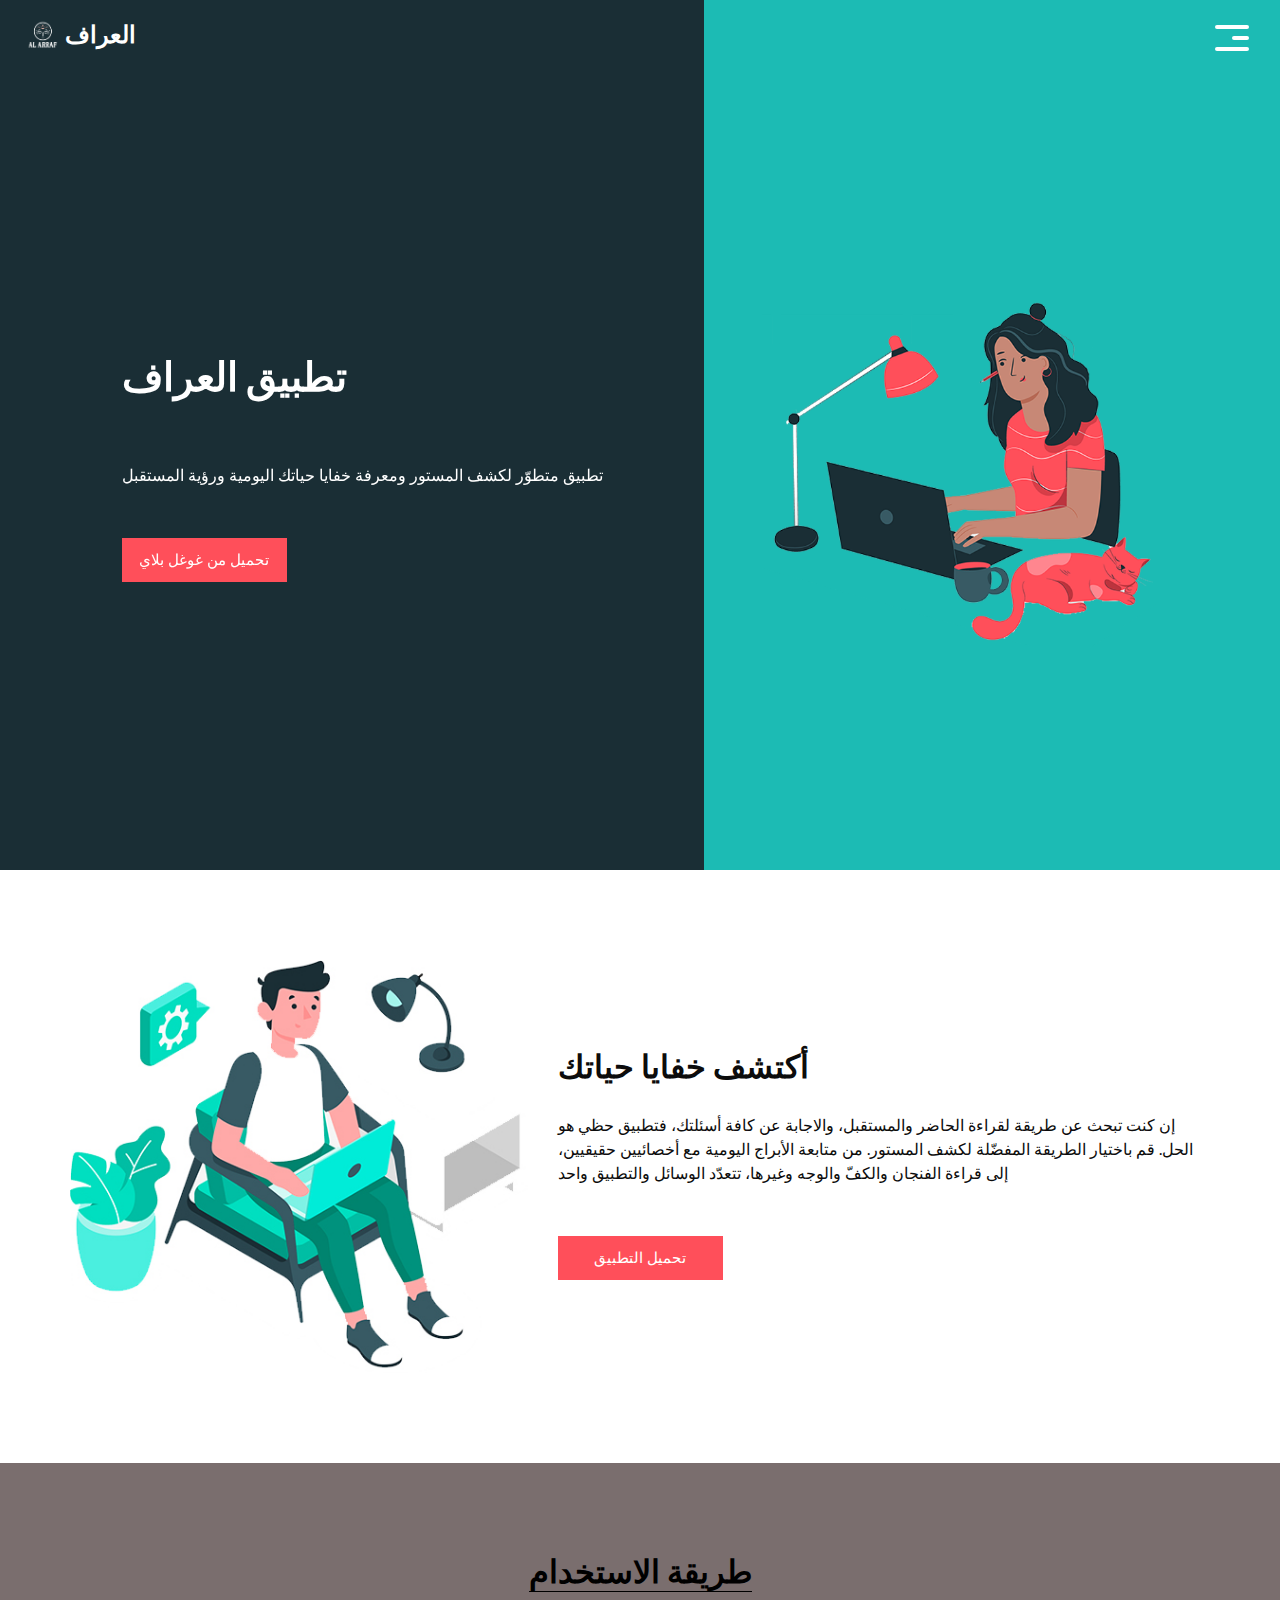
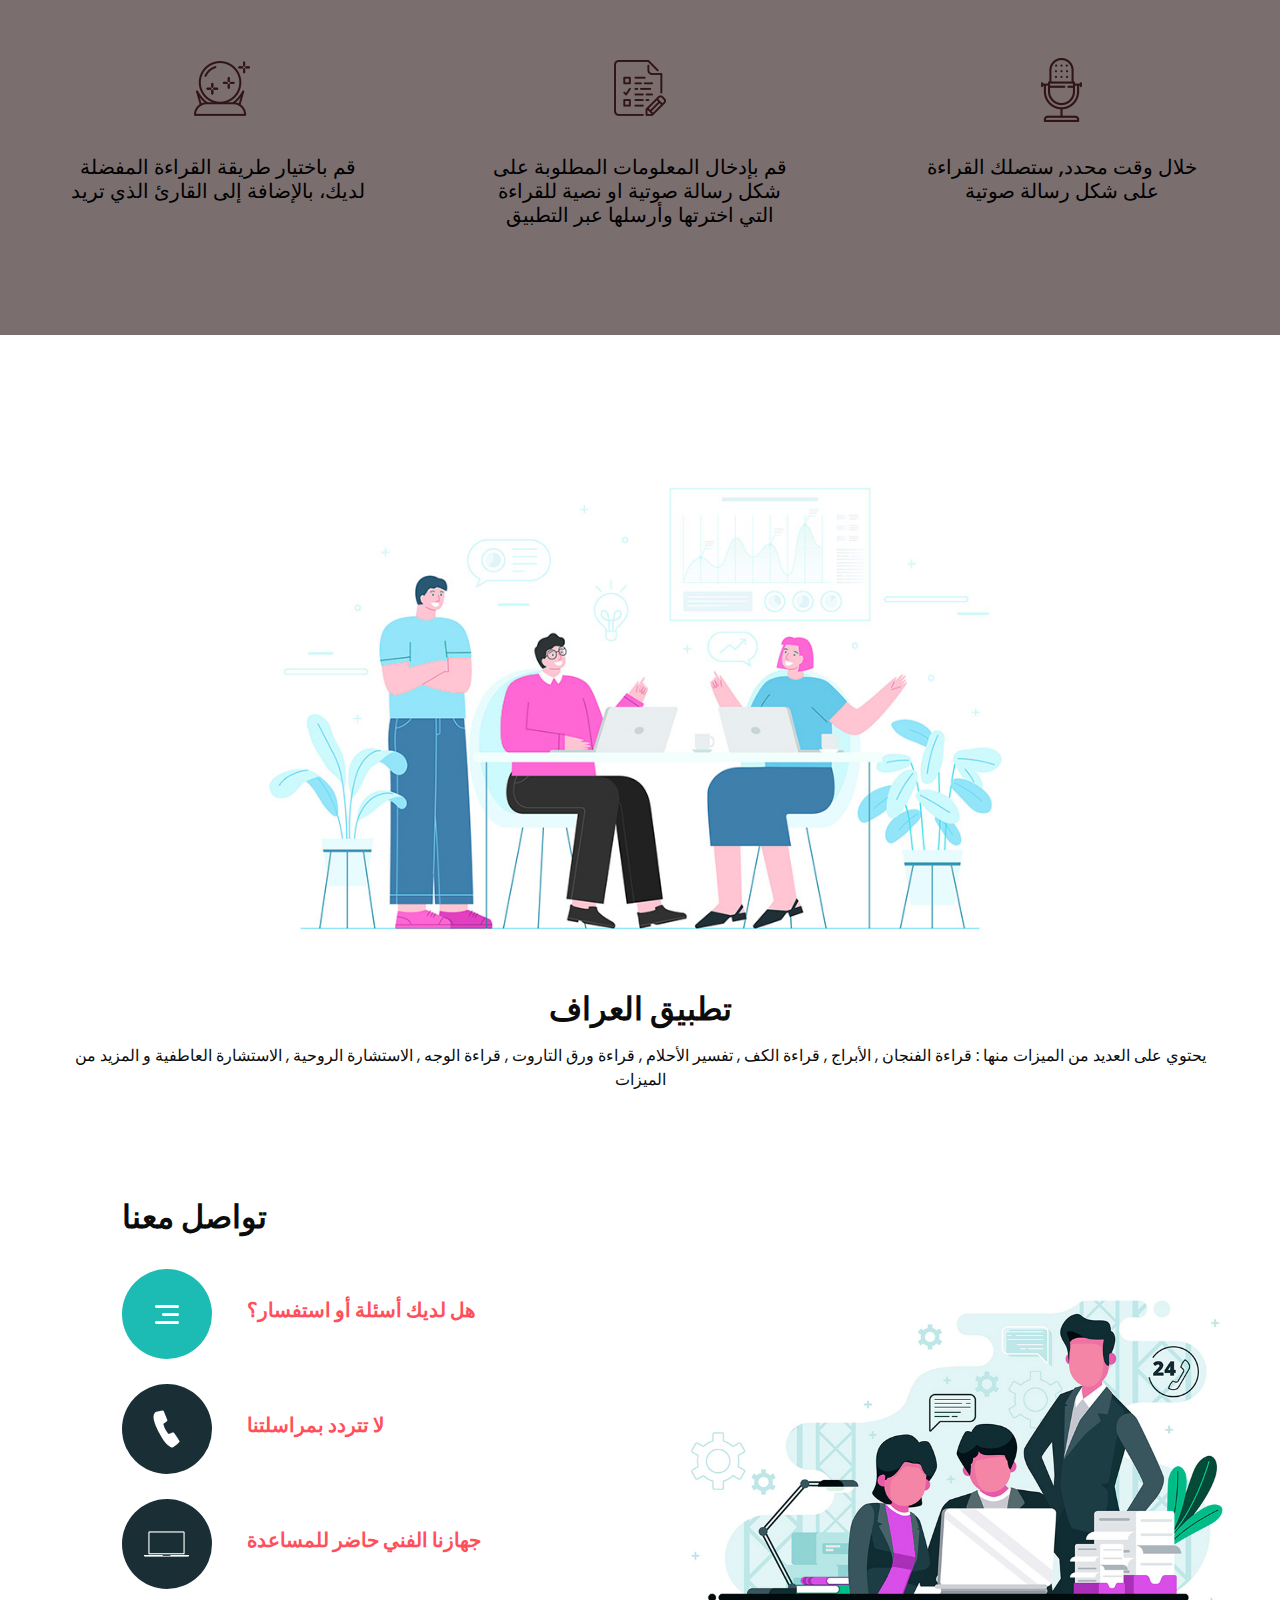
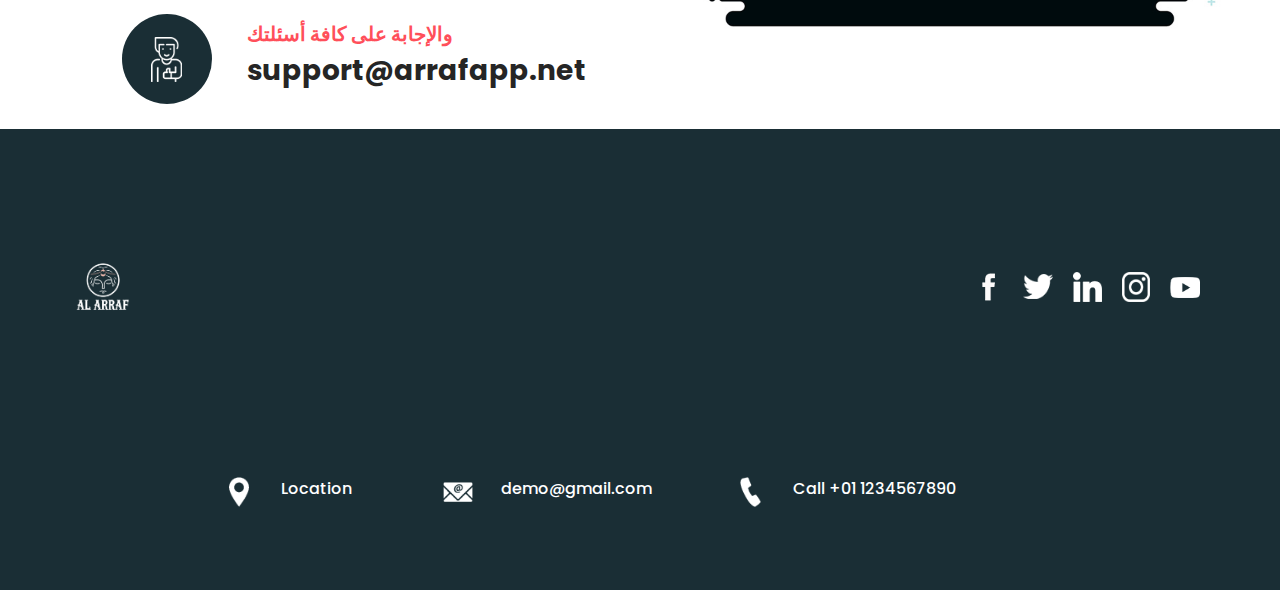
<file: index.html>
<!DOCTYPE html>
<html>

<head>
  <!-- Basic -->
  <meta charset="utf-8" />
  <meta http-equiv="X-UA-Compatible" content="IE=edge" />
  <!-- Mobile Metas -->
  <meta name="viewport" content="width=device-width, initial-scale=1, shrink-to-fit=no" />
  <!-- Site Metas -->
  <meta name="keywords" content="" />
  <meta name="description" content="" />
  <meta name="author" content="" />

  <title>العراف</title>

  <!-- bootstrap core css -->
  <link rel="stylesheet" type="text/css" href="css/bootstrap.css" />

  <link href="https://fonts.googleapis.com/css?family=Poppins:400,700&display=swap" rel="stylesheet">
  <!-- Custom styles for this template -->
  <link href="css/style.css" rel="stylesheet" />
  <!-- responsive style -->
  <link href="css/responsive.css" rel="stylesheet" />
</head>

<body>
  <div class="hero_area">
    <!-- header section strats -->
    <header class="header_section">
      <div class="container-fluid">
        <nav class="navbar navbar-expand-lg custom_nav-container">
          <a class="navbar-brand" href="index.html">
            <img src="images/logo2.png" alt="" />
            <span>
              العراف
            </span>
          </a>
          <button class="navbar-toggler" type="button" data-toggle="collapse" data-target="#navbarSupportedContent" aria-controls="navbarSupportedContent" aria-expanded="false" aria-label="Toggle navigation">
            <span class="navbar-toggler-icon"></span>
          </button>

          <div class="collapse navbar-collapse" id="navbarSupportedContent">
            <ul class="navbar-nav  ">
              <li class="nav-item active">
                <a class="nav-link" href="index.html">الصفحة الرئيسية <span class="sr-only">(current)</span></a>
              </li>
              <li class="nav-item">
                <a class="nav-link" href="category.html">سياسة الخصوصية</a>
              </li>
            </ul>
          </div>
          <div>
            <div class="custom_menu-btn ">
              <button>
                <span class=" s-1">

                </span>
                <span class="s-2">

                </span>
                <span class="s-3">

                </span>
              </button>
            </div>
          </div>

        </nav>
      </div>
    </header>
    <!-- end header section -->
    <!-- slider section -->
    <section class="slider_section ">
      <!-- <div class="carousel_btn-container">
        <a class="carousel-control-prev" href="#carouselExampleIndicators" role="button" data-slide="prev">
          <span class="sr-only">Previous</span>
        </a>
        <a class="carousel-control-next" href="#carouselExampleIndicators" role="button" data-slide="next">
          <span class="sr-only">Next</span>
        </a>
      </div> -->
      <div id="carouselExampleIndicators" class="carousel slide" data-ride="carousel">
        <!-- <ol class="carousel-indicators">
          <li data-target="#carouselExampleIndicators" data-slide-to="0" class="active">01</li>
          <li data-target="#carouselExampleIndicators" data-slide-to="1">02</li>
          <li data-target="#carouselExampleIndicators" data-slide-to="2">03</li>
        </ol> -->
        <div class="carousel-inner">
          <div class="carousel-item active">
            <div class="container-fluid">
              <div class="row">
                <div class="col-md-5 offset-md-1">
                  <div class="detail-box">
                    <h1>
                      تطبيق العراف <br>
                     <br>
                      
                    </h1>
                    <p>
                      تطبيق متطوّر لكشف المستور ومعرفة خفايا حياتك اليومية ورؤية المستقبل 
                    </p>
                    <div class="btn-box">
                      <a href="" class="btn-1">
                        تحميل من غوغل بلاي
                      </a>
                      <!-- <a href="" class="btn-2">
                        Get A Quote
                      </a> -->
                    </div>
                  </div>
                </div>
                <div class="offset-md-1 col-md-4 img-container">
                  <div class="img-box">
                    <img src="images/slider-img.png" alt="">
                  </div>
                </div>
              </div>
            </div>
          </div>
        </div>
      </div>
    </section>
    <!-- end slider section -->
  </div>
  <!-- experience section -->

  <section class="experience_section layout_padding">
    <div class="container">
      <div class="row">
        <div class="col-md-5">
          <div class="img-box">
            <img src="images/experience-img.jpg" alt="">
          </div>
        </div>
        <div class="col-md-7">
          <div class="detail-box">
            <div class="heading_container">
              <h2>
                أكتشف خفايا حياتك
              </h2>
            </div>
            <p>
              إن كنت تبحث عن طريقة لقراءة الحاضر والمستقبل، والاجابة عن كافة أسئلتك، فتطبيق حظي هو الحل. قم باختيار الطريقة المفضّلة لكشف المستور. من متابعة الأبراج اليومية مع أخصائيين حقيقيين، إلى قراءة الفنجان والكفّ والوجه وغيرها، تتعدّد الوسائل والتطبيق واحد            </p>
            <div class="btn-box">
              <a href="" class="btn-1">
                تحميل التطبيق
              </a>
              <!-- <a href="" class="btn-2">
                Hire
              </a> -->
            </div>
          </div>
        </div>

      </div>
    </div>
  </section>

  <!-- end experience section -->

  <!-- category section -->

  <section class="category_section layout_padding">
    <div class="container">
      <div class="heading_container">
        <h2 style="color: rgb(0, 0, 0);">
          طريقة الاستخدام
        </h2>
      </div>
      <div class="category_container">
        <div class="box">
          <div class="img-box">
            <img src="images/crystal-ball.png" alt="">
          </div>
          <div class="detail-box">
            <h5 style="color: black;"> 
              قم باختيار طريقة القراءة المفضلة لديك، بالإضافة إلى القارئ الذي تريد
            </h5>
          </div>
        </div>
        <div class="box">
          <div class="img-box">
            <img src="images/InfoIcon.png" alt="">
          </div>
          <div class="detail-box">
            <h5 style="color: black;">
              قم بإدخال المعلومات المطلوبة على شكل رسالة صوتية او نصية للقراءة التي اخترتها وأرسلها عبر التطبيق
            </h5>
          </div>
        </div>
        <div class="box">
          <div class="img-box">
            <img src="images/VoiceNoteIcon.png" alt="">
          </div>
          <div class="detail-box">
            <h5 style="color: black;">
              خلال وقت محدد, ستصلك القراءة على شكل رسالة صوتية
            </h5>
          </div>
        </div>
      </div>
    </div>
  </section>


  <!-- end category section -->

  <!-- about section -->

  <section class="about_section layout_padding">
    <div class="container">
      <div class="row">
        <div class="col-md-10 col-lg-9 mx-auto">
          <div class="img-box">
            <img src="images/about-img.jpg" alt="">
          </div>
        </div>
      </div>
      <div class="detail-box">
        <h2>
          تطبيق العراف
        </h2>
        <p>
يحتوي على العديد من الميزات منها :
قراءة الفنجان , الأبراج , قراءة الكف , تفسير الأحلام , قراءة ورق التاروت , قراءة الوجه , الاستشارة الروحية , الاستشارة العاطفية و المزيد من الميزات 
</p>
        <!-- <a href="">
          Read More
        </a> -->
      </div>
    </div>
  </section>

  <!-- end about section -->

  <!-- freelance section -->

  <section class="freelance_section ">
    <div id="accordion">
      <div class="container-fluid">
        <div class="row">
          <div class="col-md-5 offset-md-1">
            <div class="detail-box">
              <div class="heading_container">
                <h2>
                  تواصل معنا
                </h2>
              </div>
              <div class="tab_container">
                <div class="t-link-box" data-toggle="collapse" data-target="#collapseOne" aria-expanded="true" aria-controls="collapseOne">
                  <div class="img-box">
                    <img src="images/menu.png" alt="">
                  </div>
                  <div class="detail-box">
                    <h5>
                      هل لديك أسئلة أو استفسار؟
                    </h5>
                    <h3>
                    </h3>
                  </div>
                </div>
                <div class="t-link-box collapsed" data-toggle="collapse" data-target="#collapseTwo" aria-expanded="false" aria-controls="collapseTwo">
                  <div class="img-box">
                    <img src="images/call.png" alt="">
                  </div>
                  <div class="detail-box">
                    <h5>
                      لا تتردد بمراسلتنا 
                    </h5>
                    <h3>
                    </h3>
                  </div>
                </div>
                <div class="t-link-box collapsed" data-toggle="collapse" data-target="#collapseThree" aria-expanded="false" aria-controls="collapseThree">
                  <div class="img-box">
                    <img src="images/c3.png" alt="">
                  </div>
                  <div class="detail-box">
                    <h5>
                      جهازنا الفني حاضر للمساعدة
                    </h5>
                    <h3>
                    </h3>
                  </div>
                </div>
                <div class="t-link-box collapsed" data-toggle="collapse" data-target="#collapseFour" aria-expanded="false" aria-controls="collapseFour">
                  <div class="img-box">
                    <img src="images/f4.png" alt="">
                  </div>
                  <div class="detail-box">
                    <h5>
                      والإجابة على كافة أسئلتك
                    </h5>
                    <h3>
                      support@arrafapp.net
                    </h3>
                  </div>
                </div>
              </div>
            </div>
          </div>
          <div class="col-md-6">
            <div class="collapse show" id="collapseOne" aria-labelledby="headingOne" data-parent="#accordion">
              <div class="img-box">
                <img src="images/freelance-img.jpg" alt="">
              </div>
            </div>
            <div class="collapse" id="collapseTwo" aria-labelledby="headingTwo" data-parent="#accordion">
              <div class="img-box">
                <img src="images/freelance-img.jpg" alt="">
              </div>
            </div>
            <div class="collapse" id="collapseThree" aria-labelledby="headingThree" data-parent="#accordion">
              <div class="img-box">
                <img src="images/freelance-img.jpg" alt="">
              </div>
            </div>
            <div class="collapse" id="collapseFour" aria-labelledby="headingfour" data-parent="#accordion">
              <div class="img-box">
                <img src="images/freelance-img.jpg" alt="">
              </div>
            </div>
          </div>
        </div>
      </div>
    </div>
  </section>


  <!-- info section -->

  <section class="info_section ">
    <div class="info_container layout_padding-top">
      <div class="container">
        <div class="info_top">
          <div class="info_logo">
            <img src="images/logo2.png" alt="" />
            <span>
              <!-- العراف -->
            </span>
          </div>
          <div class="social_box">
            <a href="#">
              <img src="images/fb.png" alt="">
            </a>
            <a href="#">
              <img src="images/twitter.png" alt="">
            </a>
            <a href="#">
              <img src="images/linkedin.png" alt="">
            </a>
            <a href="#">
              <img src="images/instagram.png" alt="">
            </a>
            <a href="#">
              <img src="images/youtube.png" alt="">
            </a>
          </div>
        </div>
        <div class="row">
          <div class="col-lg-9 col-md-10 mx-auto">
            <div class="info_contact layout_padding2">
              <div class="row">
                <div class="col-md-3">
                  <a href="#" class="link-box">
                    <div class="img-box">
                      <img src="images/location.png" alt="">
                    </div>
                    <div class="detail-box">
                      <h6>
                        Location
                      </h6>
                    </div>
                  </a>
                </div>
                <div class="col-md-4">
                  <a href="#" class="link-box">
                    <div class="img-box">
                      <img src="images/mail.png" alt="">
                    </div>
                    <div class="detail-box">
                      <h6>
                        demo@gmail.com
                      </h6>
                    </div>
                  </a>
                </div>
                <div class="col-md-5">
                  <a href="#" class="link-box">
                    <div class="img-box">
                      <img src="images/call.png" alt="">
                    </div>
                    <div class="detail-box">
                      <h6>
                        Call +01 1234567890
                      </h6>
                    </div>
                  </a>
                </div>
              </div>
            </div>
          </div>
        </div>

      </div>
    </div>
  </section>

  <!-- end info section -->

  <!-- footer section -->
  
  <!-- end  footer section -->


  <script src="js/jquery-3.4.1.min.js"></script>
  <script src="js/bootstrap.js"></script>
  <script src="js/custom.js"></script>


</body>
</body>

</html>
</file>
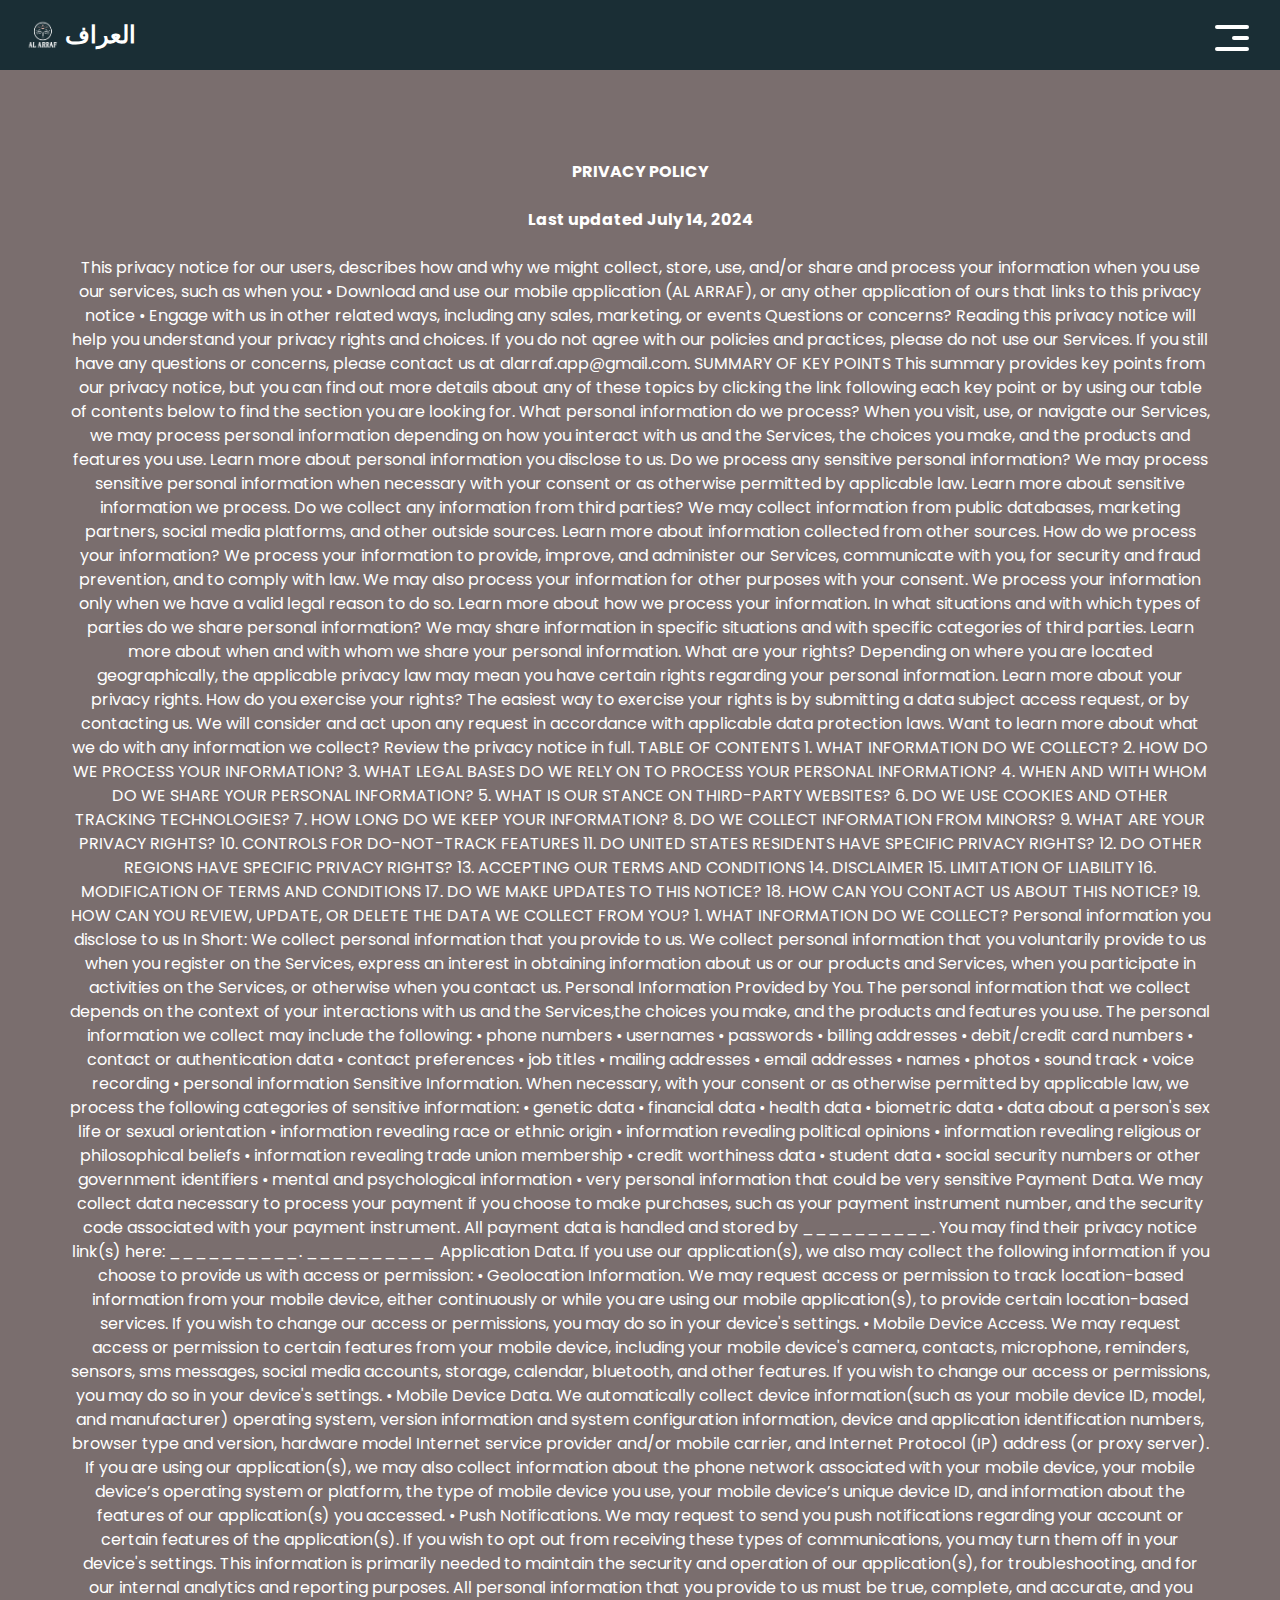
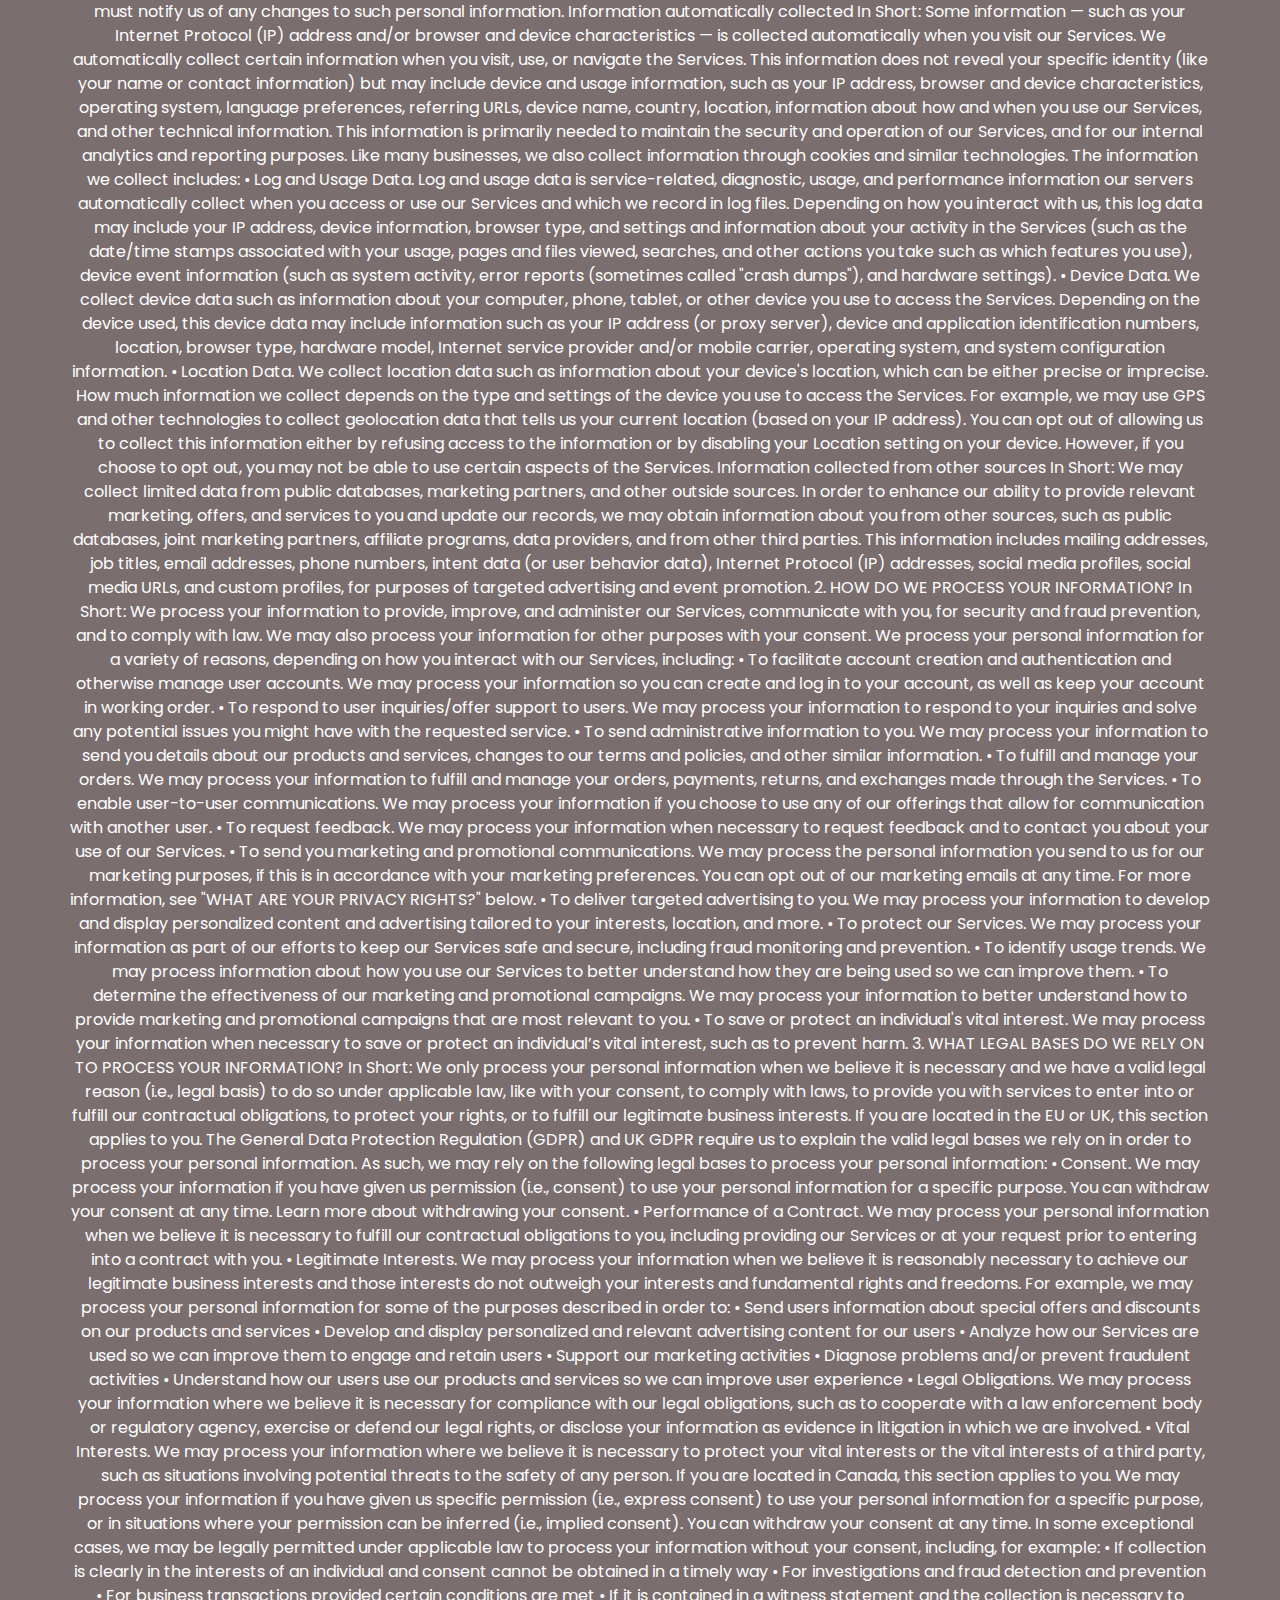
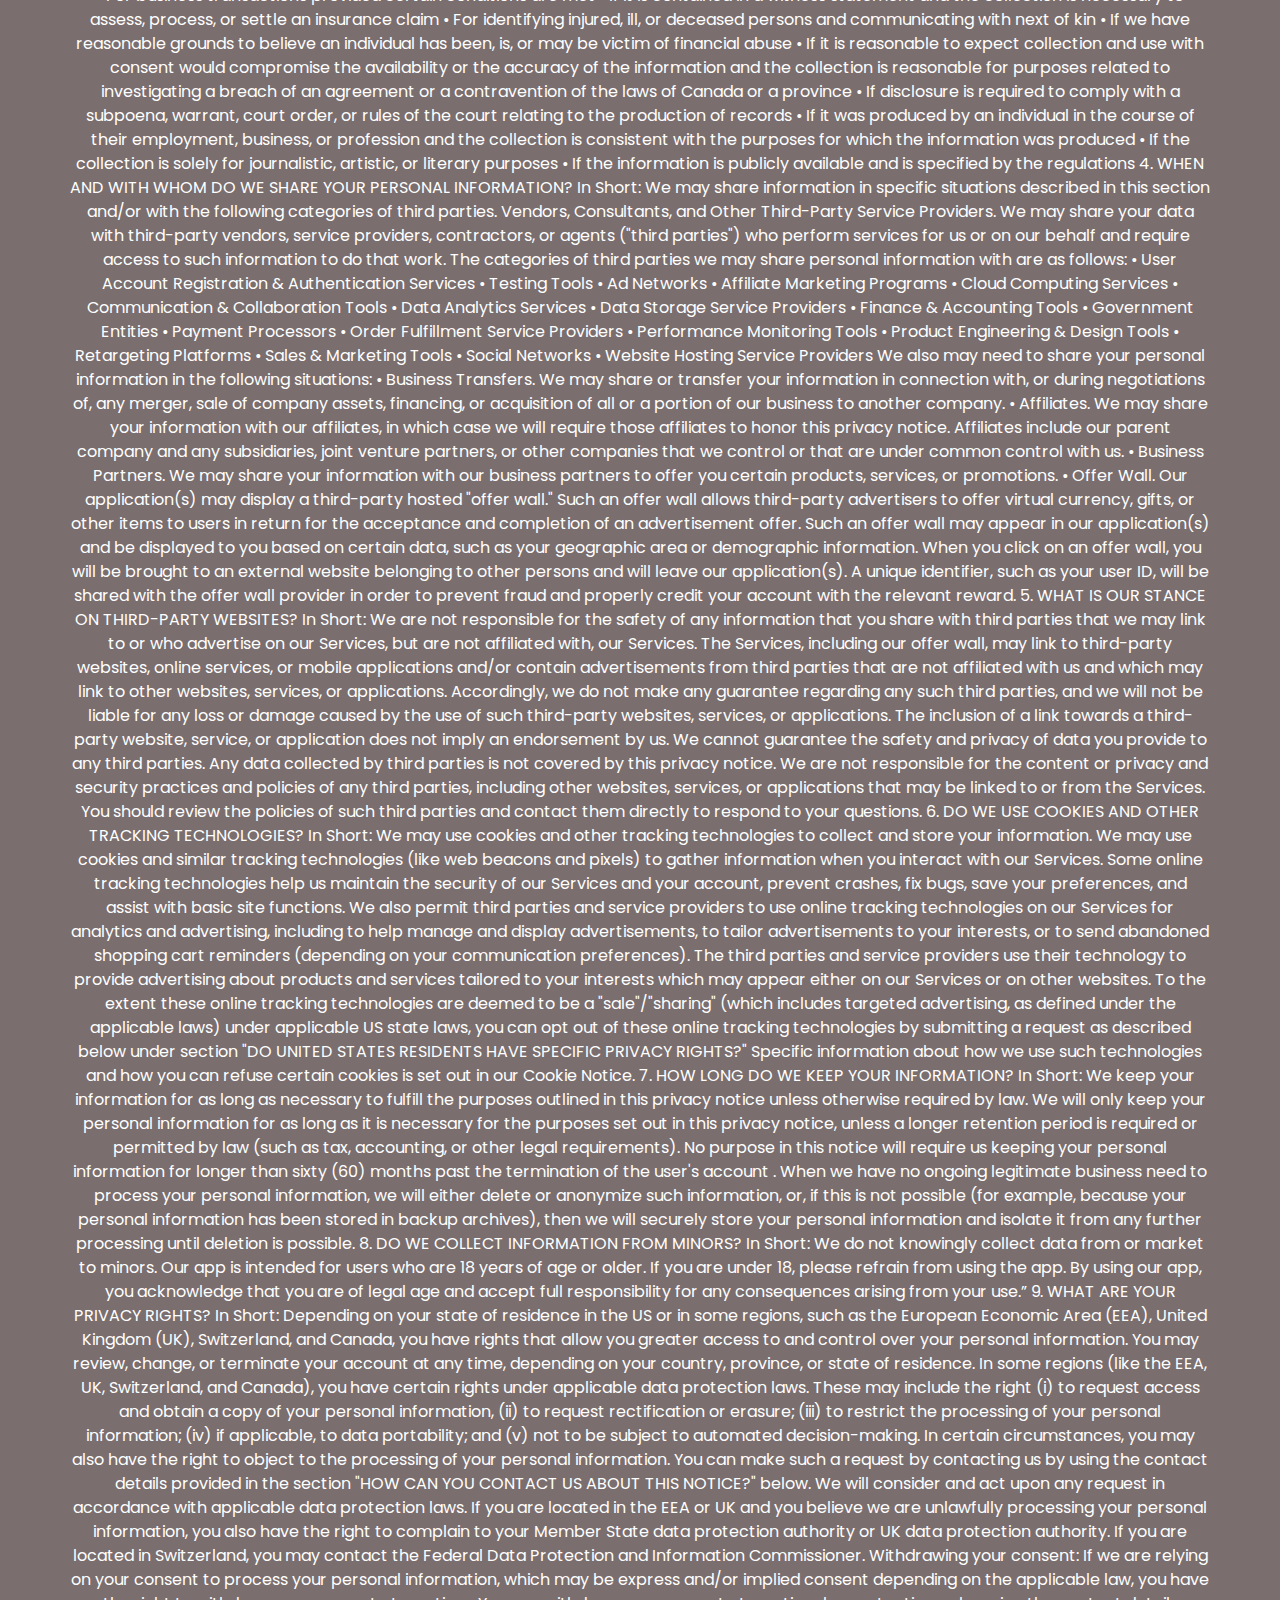
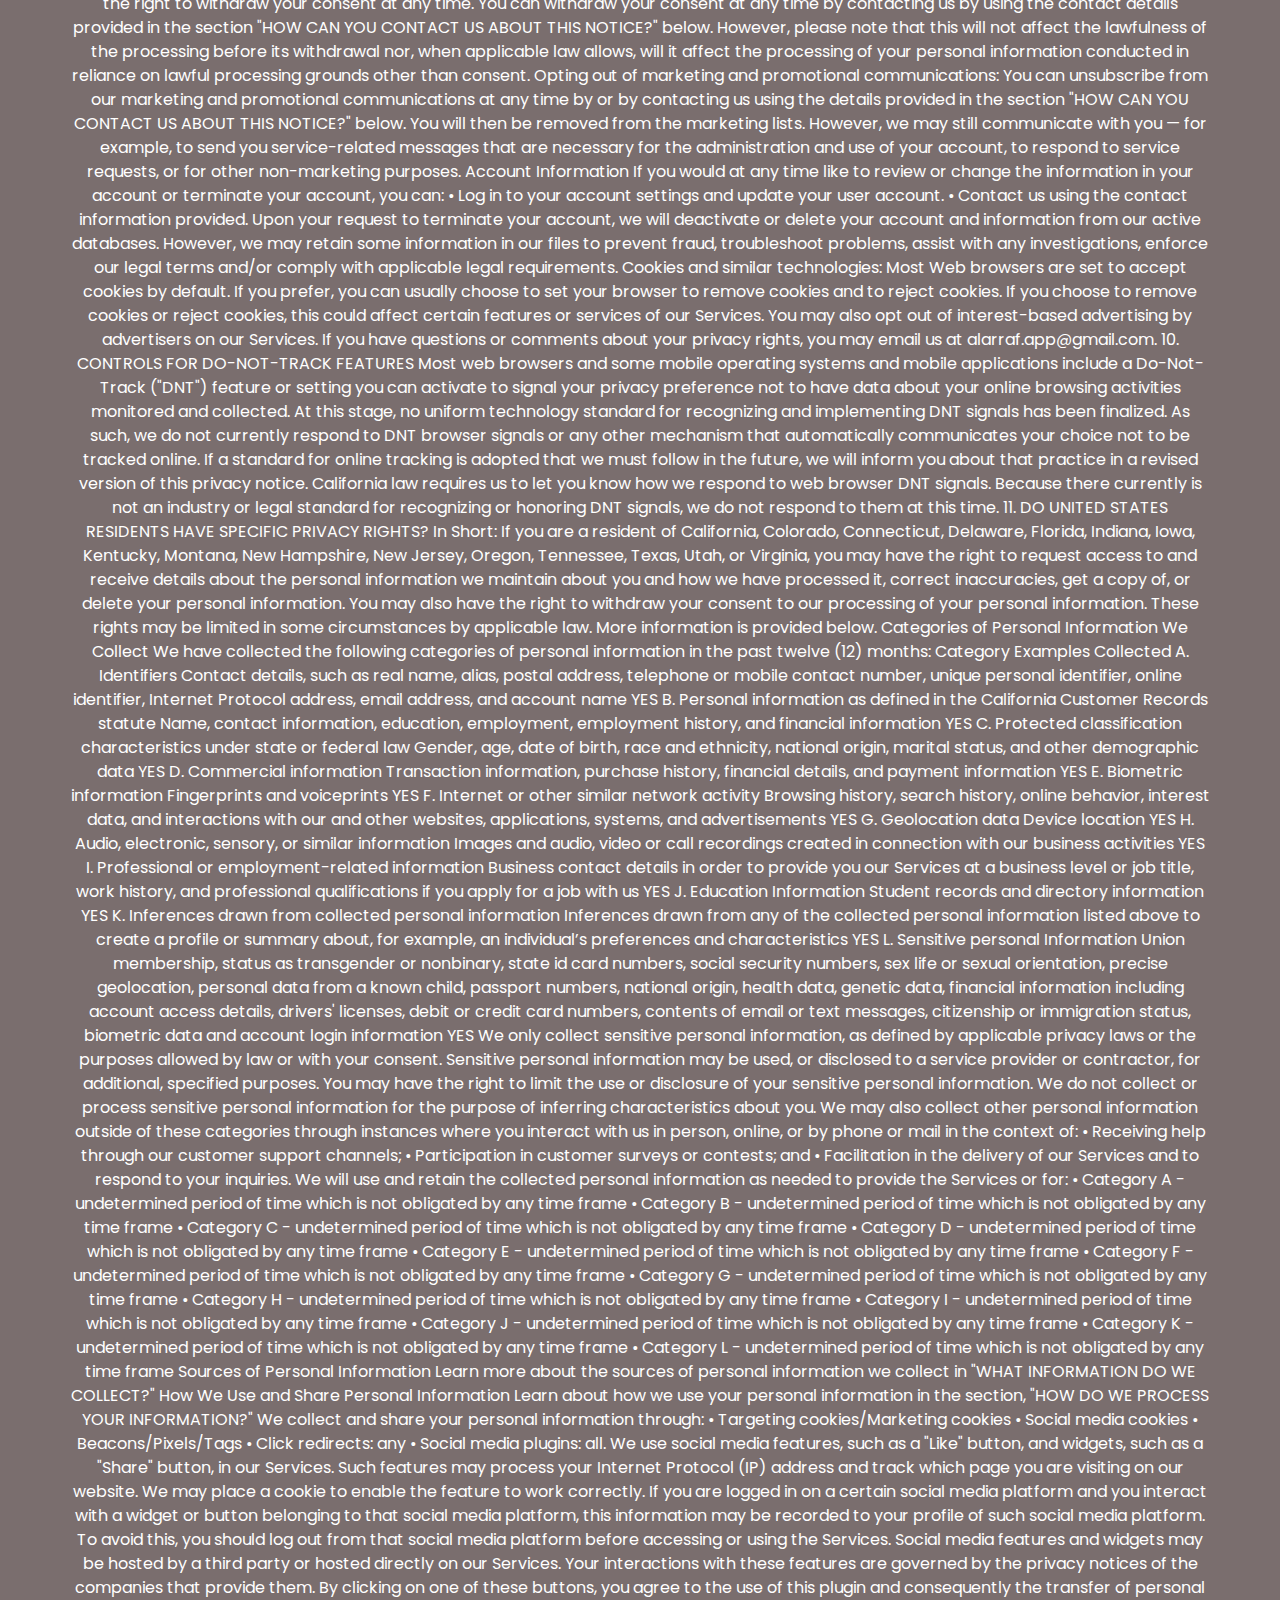
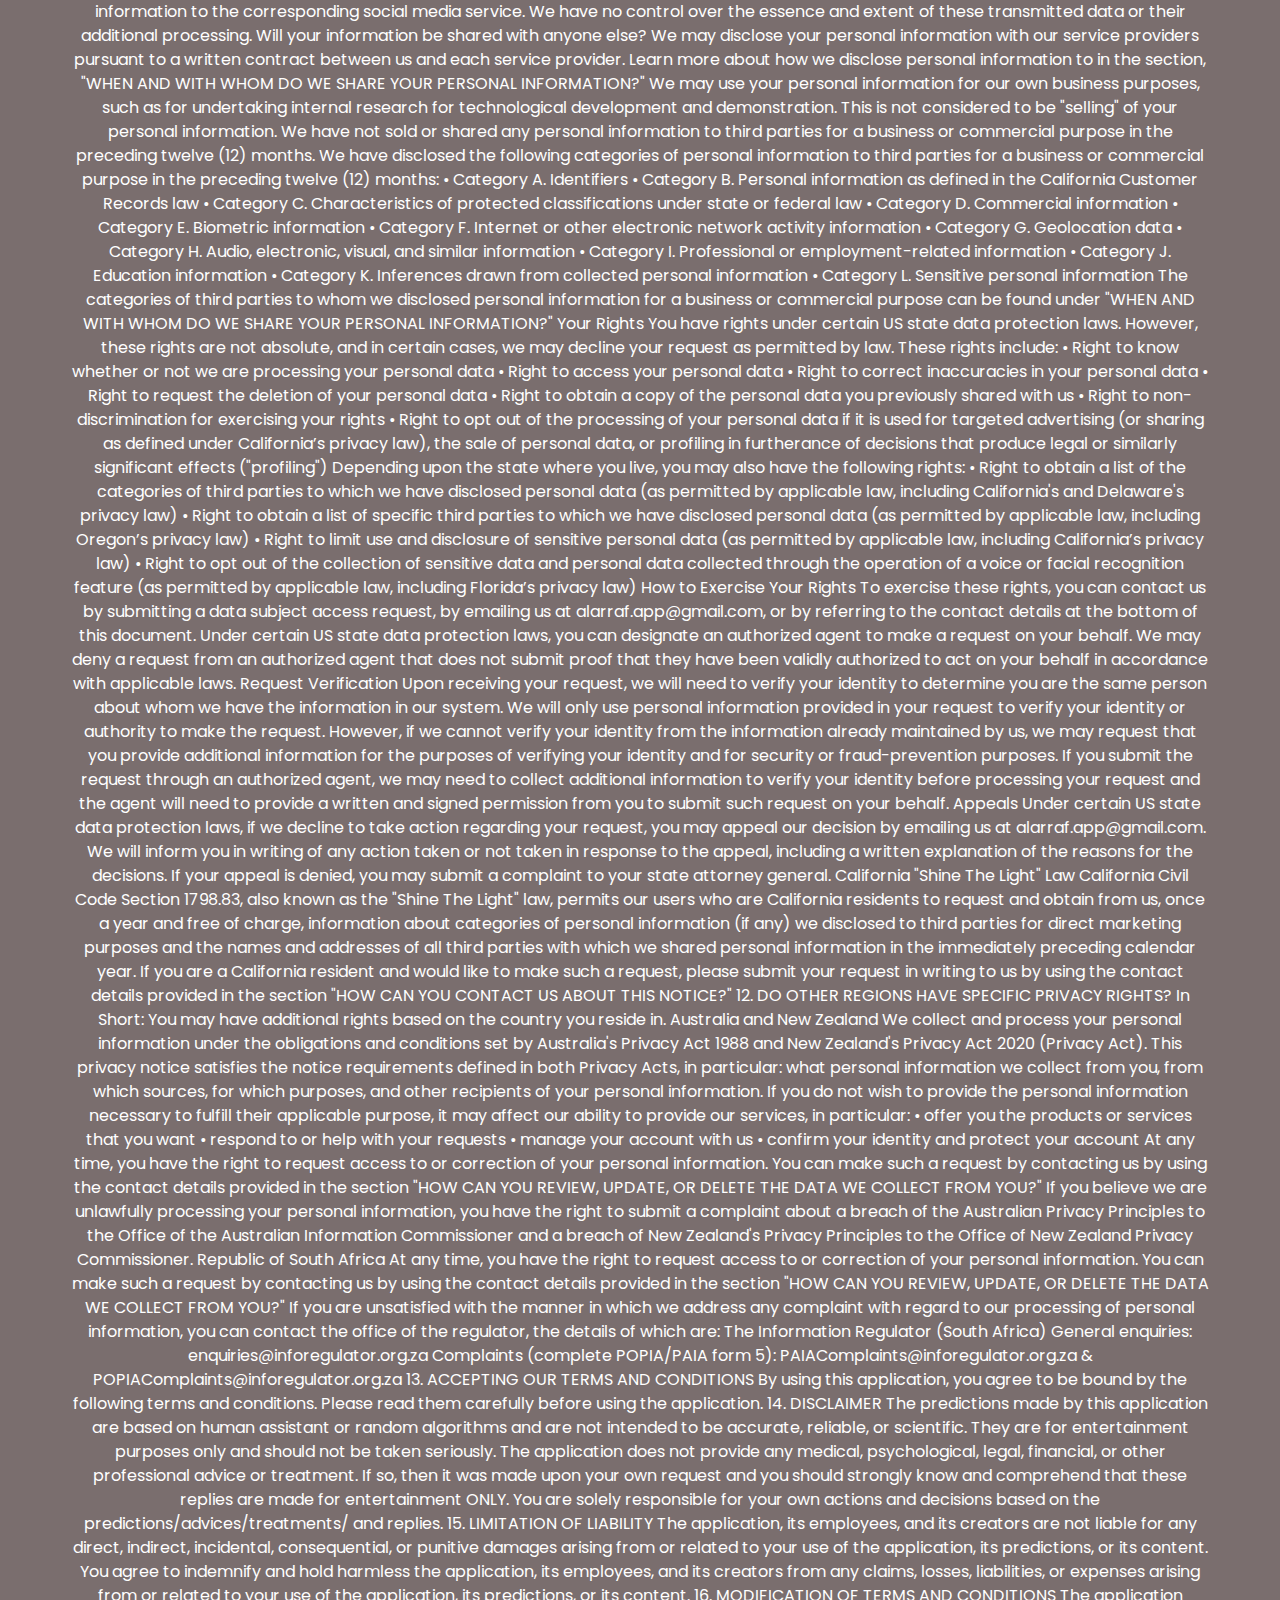
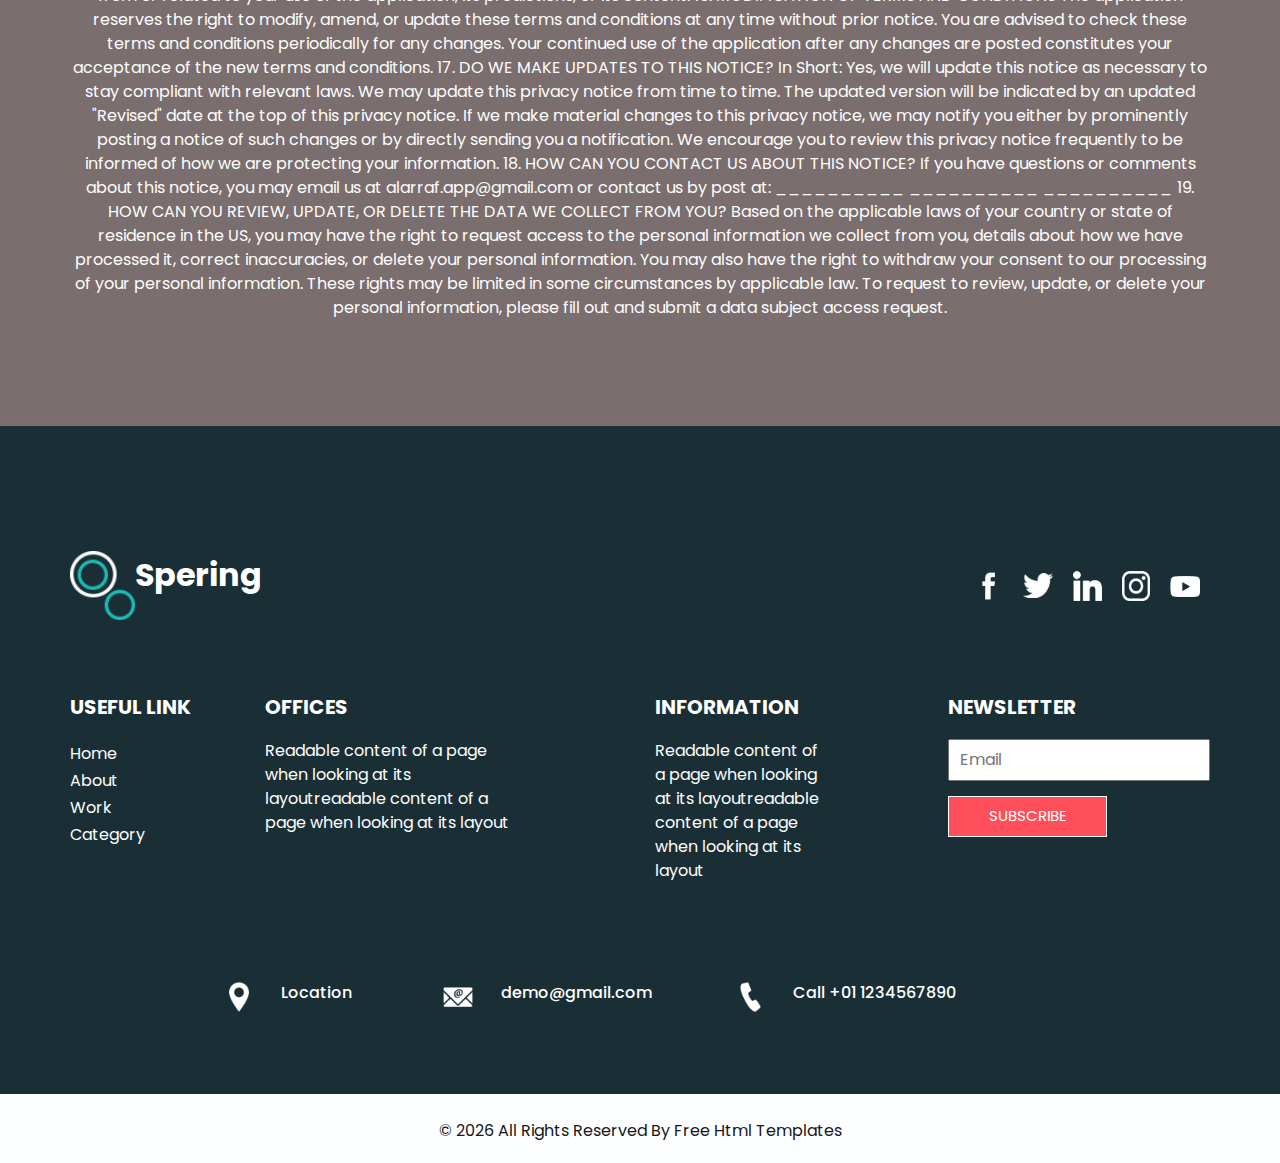
<file: category.html>
<!DOCTYPE html>
<html>

<head>
  <!-- Basic -->
  <meta charset="utf-8" />
  <meta http-equiv="X-UA-Compatible" content="IE=edge" />
  <!-- Mobile Metas -->
  <meta name="viewport" content="width=device-width, initial-scale=1, shrink-to-fit=no" />
  <!-- Site Metas -->
  <meta name="keywords" content="" />
  <meta name="description" content="" />
  <meta name="author" content="" />

  <title>العراف</title>

  <!-- bootstrap core css -->
  <link rel="stylesheet" type="text/css" href="css/bootstrap.css" />

  <link href="https://fonts.googleapis.com/css?family=Poppins:400,700&display=swap" rel="stylesheet">
  <!-- Custom styles for this template -->
  <link href="css/style.css" rel="stylesheet" />
  <!-- responsive style -->
  <link href="css/responsive.css" rel="stylesheet" />
</head>

<body class="sub_page">
  <div class="hero_area">
    <!-- header section strats -->
    <header class="header_section">
      <div class="container-fluid">
        <nav class="navbar navbar-expand-lg custom_nav-container">
          <a class="navbar-brand" href="index.html">
            <img src="images/logo2.png" alt="" />
            <span>
              العراف
            </span>
          </a>
          <button class="navbar-toggler" type="button" data-toggle="collapse" data-target="#navbarSupportedContent" aria-controls="navbarSupportedContent" aria-expanded="false" aria-label="Toggle navigation">
            <span class="navbar-toggler-icon"></span>
          </button>

          <div class="collapse navbar-collapse" id="navbarSupportedContent">
            <ul class="navbar-nav  ">
              <li class="nav-item active">
                <a class="nav-link" href="index.html">الصفحة الرئيسية <span class="sr-only">(current)</span></a>
              </li>
              <li class="nav-item">
                <a class="nav-link" href="category.html">سياسة الخصوصية</a>
              </li>
            </ul>
          </div>
          <div>
            <div class="custom_menu-btn ">
              <button>
                <span class=" s-1">

                </span>
                <span class="s-2">

                </span>
                <span class="s-3">

                </span>
              </button>
            </div>
          </div>

        </nav>
      </div>
    </header>
    <!-- end header section -->
  </div>

  <!-- category section -->

  <section class="category_section layout_padding">
    <div class="container">
      <div class="heading_container">
        <p>
         <b>PRIVACY POLICY</b><br><br>
         <b>Last updated July 14, 2024</b><br><br>

This privacy notice for our users, describes how and why we might collect, store, use, and/or share and process your information when you use our 
services, such as when you:
•	Download and use our mobile application (AL ARRAF), or any other application of ours that links to this privacy notice
•	Engage with us in other related ways, including any sales, marketing, or events
Questions or concerns? Reading this privacy notice will help you understand your privacy rights and choices. If you do not agree with our policies
and practices, please do not use our Services. If you still have any questions or concerns, please contact us at alarraf.app@gmail.com.


SUMMARY OF KEY POINTS

This summary provides key points from our privacy notice, but you can find out more details about any of these topics by clicking the link following
each key point or by using our table of contents below to find the section you are looking for.

What personal information do we process? When you visit, use, or navigate our Services, we may process personal information depending on how you 
interact with us and the Services, the choices you make, and the products and features you use. Learn more about personal information you disclose
to us.
Do we process any sensitive personal information? We may process sensitive personal information when necessary with your consent or as otherwise 
permitted by applicable law. Learn more about sensitive information we process.

Do we collect any information from third parties? We may collect information from public databases, marketing partners, social media platforms, 
and other outside sources. Learn more about information collected from other sources.

How do we process your information? We process your information to provide, improve, and administer our Services, communicate with you, for 
security and fraud prevention, and to comply with law. We may also process your information for other purposes with your consent. We process
 your information only when we have a valid legal reason to do so. Learn more about how we process your information.

In what situations and with which types of parties do we share personal information? We may share information in specific situations and with 
specific categories of third parties. Learn more about when and with whom we share your personal information.

What are your rights? Depending on where you are located geographically, the applicable privacy law may mean you have certain rights regarding 
your personal information. Learn more about your privacy rights.

How do you exercise your rights? The easiest way to exercise your rights is by submitting a data subject access request, or by contacting us. 
We will consider and act upon any request in accordance with applicable data protection laws.

Want to learn more about what we do with any information we collect? Review the privacy notice in full.


TABLE OF CONTENTS

1. WHAT INFORMATION DO WE COLLECT?
2. HOW DO WE PROCESS YOUR INFORMATION?
3. WHAT LEGAL BASES DO WE RELY ON TO PROCESS YOUR PERSONAL INFORMATION?
4. WHEN AND WITH WHOM DO WE SHARE YOUR PERSONAL INFORMATION?
5. WHAT IS OUR STANCE ON THIRD-PARTY WEBSITES?
6. DO WE USE COOKIES AND OTHER TRACKING TECHNOLOGIES?
7. HOW LONG DO WE KEEP YOUR INFORMATION?
8. DO WE COLLECT INFORMATION FROM MINORS?
9. WHAT ARE YOUR PRIVACY RIGHTS?
10. CONTROLS FOR DO-NOT-TRACK FEATURES
11. DO UNITED STATES RESIDENTS HAVE SPECIFIC PRIVACY RIGHTS?
12. DO OTHER REGIONS HAVE SPECIFIC PRIVACY RIGHTS?
13. ACCEPTING OUR TERMS AND CONDITIONS
14. DISCLAIMER
15. LIMITATION OF LIABILITY
16. MODIFICATION OF TERMS AND CONDITIONS
17. DO WE MAKE UPDATES TO THIS NOTICE?
18. HOW CAN YOU CONTACT US ABOUT THIS NOTICE?
19. HOW CAN YOU REVIEW, UPDATE, OR DELETE THE DATA WE COLLECT FROM YOU?


1. WHAT INFORMATION DO WE COLLECT?

Personal information you disclose to us

In Short: We collect personal information that you provide to us.

We collect personal information that you voluntarily provide to us when you register on the Services, express an interest in obtaining
information about us or our products and Services, when you participate in activities on the Services, or otherwise when you contact us.

Personal Information Provided by You. The personal information that we collect depends on the context of your interactions with us and the
Services,the choices you make, and the products and features you use. The personal information we collect may include the following:
•	phone numbers
•	usernames
•	passwords
•	billing addresses
•	debit/credit card numbers
•	contact or authentication data
•	contact preferences
•	job titles
•	mailing addresses
•	email addresses
•	names
•	photos
•	sound track
•	voice recording
•	personal information
Sensitive Information. When necessary, with your consent or as otherwise permitted by applicable law, we process the following categories of
sensitive information:
•	genetic data
•	financial data
•	health data
•	biometric data
•	data about a person's sex life or sexual orientation
•	information revealing race or ethnic origin
•	information revealing political opinions
•	information revealing religious or philosophical beliefs
•	information revealing trade union membership
•	credit worthiness data
•	student data
•	social security numbers or other government identifiers
•	mental and psychological information
•	very personal information that could be very sensitive
Payment Data. We may collect data necessary to process your payment if you choose to make purchases, such as your payment instrument number,
and the security code associated with your payment instrument. All payment data is handled and stored by __________. You may find their 
privacy notice link(s) here: __________.

__________

Application Data. If you use our application(s), we also may collect the following information
if you choose to provide us with access or permission:
•	Geolocation Information. We may request access or permission to track location-based information from your mobile device, either
continuously or while you are using our mobile application(s), to provide certain location-based services. If you wish to change
our access or permissions, you may do so in your device's settings.
•	Mobile Device Access. We may request access or permission to certain features from your mobile device, including your mobile 
device's camera, contacts, microphone, reminders, sensors, sms messages, social media accounts, storage, calendar, bluetooth, 
and other features. If you wish to change our access or permissions, you may do so in your device's settings.
•	Mobile Device Data. We automatically collect device information(such as your mobile device ID, model, and manufacturer)
operating system, version information and system configuration information, device and application identification numbers,
 browser type and version, hardware model Internet service provider and/or mobile carrier, and Internet Protocol (IP) 
 address (or proxy server). If you are using our application(s), we may also collect information about the phone network
  associated with your mobile device, your mobile device’s operating system or platform, the type of mobile device you use,
   your mobile device’s unique device ID, and information about the features of our application(s) you accessed.
•	Push Notifications. We may request to send you push notifications regarding your account or certain features of the 
application(s). If you wish to opt out from receiving these types of communications, you may turn them off in your device's
settings.
This information is primarily needed to maintain the security and operation of our application(s), for troubleshooting, and
for our internal analytics and reporting purposes.

All personal information that you provide to us must be true, complete, and accurate, and you must notify us of any changes 
to such personal information.

Information automatically collected

In Short: Some information — such as your Internet Protocol (IP) address and/or browser and device characteristics — is 
collected automatically when you visit our Services.

We automatically collect certain information when you visit, use, or navigate the Services. This information does not reveal
 your specific identity (like your name or contact information) but may include device and usage information, such as your IP
address, browser and device characteristics, operating system, language preferences, referring URLs, device name, country, 
location, information about how and when you use our Services, and other technical information. This information is primarily
needed to maintain the security and operation of our Services, and for our internal analytics and reporting purposes.

Like many businesses, we also collect information through cookies and similar technologies.

The information we collect includes:
•	Log and Usage Data. Log and usage data is service-related, diagnostic, usage, and performance information our servers automatically collect when you access or use our Services and which we record in log files. Depending on how you interact with us, this log data may include your IP address, device information, browser type, and settings and information about your activity in the Services (such as the date/time stamps associated with your usage, pages and files viewed, searches, and other actions you take such as which features you use), device event information (such as system activity, error reports (sometimes called "crash dumps"), and hardware settings).
•	Device Data. We collect device data such as information about your computer, phone, tablet, or other device you use to access the Services. Depending on the device used, this device data may include information such as your IP address (or proxy server), device and application identification numbers, location, browser type, hardware model, Internet service provider and/or mobile carrier, operating system, and system configuration information.
•	Location Data. We collect location data such as information about your device's location, which can be either precise or imprecise. How much information we collect depends on the type and settings of the device you use to access the Services. For example, we may use GPS and other technologies to collect geolocation data that tells us your current location (based on your IP address). You can opt out of allowing us to collect this information either by refusing access to the information or by disabling your Location setting on your device. However, if you choose to opt out, you may not be able to use certain aspects of the Services.
Information collected from other sources

In Short: We may collect limited data from public databases, marketing partners, and other outside sources.

In order to enhance our ability to provide relevant marketing, offers, and services to you and update our records, we may obtain information about you from other sources, such as public databases, joint marketing partners, affiliate programs, data providers, and from other third parties. This information includes mailing addresses, job titles, email addresses, phone numbers, intent data (or user behavior data), Internet Protocol (IP) addresses, social media profiles, social media URLs, and custom profiles, for purposes of targeted advertising and event promotion.


2. HOW DO WE PROCESS YOUR INFORMATION?

In Short: We process your information to provide, improve, and administer our Services, communicate with you, for security and fraud prevention, and to comply with law. We may also process your information for other purposes with your consent.

We process your personal information for a variety of reasons, depending on how you interact with our Services, including:
•	To facilitate account creation and authentication and otherwise manage user accounts. We may process your information so you can create and log in to your account, as well as keep your account in working order.
•	To respond to user inquiries/offer support to users. We may process your information to respond to your inquiries and solve any potential issues you might have with the requested service.
•	To send administrative information to you. We may process your information to send you details about our products and services, changes to our terms and policies, and other similar information.
•	To fulfill and manage your orders. We may process your information to fulfill and manage your orders, payments, returns, and exchanges made through the Services.
•	To enable user-to-user communications. We may process your information if you choose to use any of our offerings that allow for communication with another user.
•	To request feedback. We may process your information when necessary to request feedback and to contact you about your use of our Services.
•	To send you marketing and promotional communications. We may process the personal information you send to us for our marketing purposes, if this is in accordance with your marketing preferences. You can opt out of our marketing emails at any time. For more information, see "WHAT ARE YOUR PRIVACY RIGHTS?" below.
•	To deliver targeted advertising to you. We may process your information to develop and display personalized content and advertising tailored to your interests, location, and more.
•	To protect our Services. We may process your information as part of our efforts to keep our Services safe and secure, including fraud monitoring and prevention.
•	To identify usage trends. We may process information about how you use our Services to better understand how they are being used so we can improve them.
•	To determine the effectiveness of our marketing and promotional campaigns. We may process your information to better understand how to provide marketing and promotional campaigns that are most relevant to you.
•	To save or protect an individual's vital interest. We may process your information when necessary to save or protect an individual’s vital interest, such as to prevent harm.

3. WHAT LEGAL BASES DO WE RELY ON TO PROCESS YOUR INFORMATION?

In Short: We only process your personal information when we believe it is necessary and we have a valid legal reason (i.e., legal basis) to do so under applicable law, like with your consent, to comply with laws, to provide you with services to enter into or fulfill our contractual obligations, to protect your rights, or to fulfill our legitimate business interests.

If you are located in the EU or UK, this section applies to you.

The General Data Protection Regulation (GDPR) and UK GDPR require us to explain the valid legal bases we rely on in order to process your personal information. As such, we may rely on the following legal bases to process your personal information:
•	Consent. We may process your information if you have given us permission (i.e., consent) to use your personal information for a specific purpose. You can withdraw your consent at any time. Learn more about withdrawing your consent.
•	Performance of a Contract. We may process your personal information when we believe it is necessary to fulfill our contractual obligations to you, including providing our Services or at your request prior to entering into a contract with you.
•	Legitimate Interests. We may process your information when we believe it is reasonably necessary to achieve our legitimate business interests and those interests do not outweigh your interests and fundamental rights and freedoms. For example, we may process your personal information for some of the purposes described in order to:
•	Send users information about special offers and discounts on our products and services
•	Develop and display personalized and relevant advertising content for our users
•	Analyze how our Services are used so we can improve them to engage and retain users
•	Support our marketing activities
•	Diagnose problems and/or prevent fraudulent activities
•	Understand how our users use our products and services so we can improve user experience
•	Legal Obligations. We may process your information where we believe it is necessary for compliance with our legal obligations, such as to cooperate with a law enforcement body or regulatory agency, exercise or defend our legal rights, or disclose your information as evidence in litigation in which we are involved.

•	Vital Interests. We may process your information where we believe it is necessary to protect your vital interests or the vital interests of a third party, such as situations involving potential threats to the safety of any person.
If you are located in Canada, this section applies to you.

We may process your information if you have given us specific permission (i.e., express consent) to use your personal information for a specific purpose, or in situations where your permission can be inferred (i.e., implied consent). You can withdraw your consent at any time.

In some exceptional cases, we may be legally permitted under applicable law to process your information without your consent, including, for example:
•	If collection is clearly in the interests of an individual and consent cannot be obtained in a timely way
•	For investigations and fraud detection and prevention
•	For business transactions provided certain conditions are met
•	If it is contained in a witness statement and the collection is necessary to assess, process, or settle an insurance claim
•	For identifying injured, ill, or deceased persons and communicating with next of kin
•	If we have reasonable grounds to believe an individual has been, is, or may be victim of financial abuse
•	If it is reasonable to expect collection and use with consent would compromise the availability or the accuracy of the information and the collection is reasonable for purposes related to investigating a breach of an agreement or a contravention of the laws of Canada or a province
•	If disclosure is required to comply with a subpoena, warrant, court order, or rules of the court relating to the production of records
•	If it was produced by an individual in the course of their employment, business, or profession and the collection is consistent with the purposes for which the information was produced
•	If the collection is solely for journalistic, artistic, or literary purposes
•	If the information is publicly available and is specified by the regulations

4. WHEN AND WITH WHOM DO WE SHARE YOUR PERSONAL INFORMATION?

In Short: We may share information in specific situations described in this section and/or with the following categories of third parties.

Vendors, Consultants, and Other Third-Party Service Providers. We may share your data with third-party vendors, service providers, contractors, or agents ("third parties") who perform services for us or on our behalf and require access to such information to do that work.

The categories of third parties we may share personal information with are as follows:
•	User Account Registration & Authentication Services
•	Testing Tools
•	Ad Networks
•	Affiliate Marketing Programs
•	Cloud Computing Services
•	Communication & Collaboration Tools
•	Data Analytics Services
•	Data Storage Service Providers
•	Finance & Accounting Tools
•	Government Entities
•	Payment Processors
•	Order Fulfillment Service Providers
•	Performance Monitoring Tools
•	Product Engineering & Design Tools
•	Retargeting Platforms
•	Sales & Marketing Tools
•	Social Networks
•	Website Hosting Service Providers

We also may need to share your personal information in the following situations:
•	Business Transfers. We may share or transfer your information in connection with, or during negotiations of, any merger, sale of company assets, financing, or acquisition of all or a portion of our business to another company.
•	Affiliates. We may share your information with our affiliates, in which case we will require those affiliates to honor this privacy notice. Affiliates include our parent company and any subsidiaries, joint venture partners, or other companies that we control or that are under common control with us.
•	Business Partners. We may share your information with our business partners to offer you certain products, services, or promotions.
•	Offer Wall. Our application(s) may display a third-party hosted "offer wall." Such an offer wall allows third-party advertisers to offer virtual currency, gifts, or other items to users in return for the acceptance and completion of an advertisement offer. Such an offer wall may appear in our application(s) and be displayed to you based on certain data, such as your geographic area or demographic information. When you click on an offer wall, you will be brought to an external website belonging to other persons and will leave our application(s). A unique identifier, such as your user ID, will be shared with the offer wall provider in order to prevent fraud and properly credit your account with the relevant reward.

5. WHAT IS OUR STANCE ON THIRD-PARTY WEBSITES?

In Short: We are not responsible for the safety of any information that you share with third parties that we may link to or who advertise on our Services, but are not affiliated with, our Services.

The Services, including our offer wall, may link to third-party websites, online services, or mobile applications and/or contain advertisements from third parties that are not affiliated with us and which may link to other websites, services, or applications. Accordingly, we do not make any guarantee regarding any such third parties, and we will not be liable for any loss or damage caused by the use of such third-party websites, services, or applications. The inclusion of a link towards a third-party website, service, or application does not imply an endorsement by us. We cannot guarantee the safety and privacy of data you provide to any third parties. Any data collected by third parties is not covered by this privacy notice. We are not responsible for the content or privacy and security practices and policies of any third parties, including other websites, services, or applications that may be linked to or from the Services. You should review the policies of such third parties and contact them directly to respond to your questions.

6. DO WE USE COOKIES AND OTHER TRACKING TECHNOLOGIES?

In Short: We may use cookies and other tracking technologies to collect and store your information.

We may use cookies and similar tracking technologies (like web beacons and pixels) to gather information when you interact with our Services. Some online tracking technologies help us maintain the security of our Services and your account, prevent crashes, fix bugs, save your preferences, and assist with basic site functions.

We also permit third parties and service providers to use online tracking technologies on our Services for analytics and advertising, including to help manage and display advertisements, to tailor advertisements to your interests, or to send abandoned shopping cart reminders (depending on your communication preferences). The third parties and service providers use their technology to provide advertising about products and services tailored to your interests which may appear either on our Services or on other websites.


To the extent these online tracking technologies are deemed to be a "sale"/"sharing" (which includes targeted advertising, as defined under the applicable laws) under applicable US state laws, you can opt out of these online tracking technologies by submitting a request as described below under section "DO UNITED STATES RESIDENTS HAVE SPECIFIC PRIVACY RIGHTS?"

Specific information about how we use such technologies and how you can refuse certain cookies is set out in our Cookie Notice.

7. HOW LONG DO WE KEEP YOUR INFORMATION?

In Short: We keep your information for as long as necessary to fulfill the purposes outlined in this privacy notice unless otherwise required by law.

We will only keep your personal information for as long as it is necessary for the purposes set out in this privacy notice, unless a longer retention period is required or permitted by law (such as tax, accounting, or other legal requirements). No purpose in this notice will require us keeping your personal information for longer than sixty (60) months past the termination of the user's account .

When we have no ongoing legitimate business need to process your personal information, we will either delete or anonymize such information, or, if this is not possible (for example, because your personal information has been stored in backup archives), then we will securely store your personal information and isolate it from any further processing until deletion is possible.

8. DO WE COLLECT INFORMATION FROM MINORS?

In Short: We do not knowingly collect data from or market to minors.

Our app is intended for users who are 18 years of age or older. If you are under 18, please refrain from using the app. By using our app, you acknowledge that you are of legal age and accept full responsibility for any consequences arising from your use.”

9. WHAT ARE YOUR PRIVACY RIGHTS?

In Short: Depending on your state of residence in the US or in some regions, such as the European Economic Area (EEA), United Kingdom (UK), Switzerland, and Canada, you have rights that allow you greater access to and control over your personal information. You may review, change, or terminate your account at any time, depending on your country, province, or state of residence.

In some regions (like the EEA, UK, Switzerland, and Canada), you have certain rights under applicable data protection laws. These may include the right (i) to request access and obtain a copy of your personal information, (ii) to request rectification or erasure; (iii) to restrict the processing of your personal information; (iv) if applicable, to data portability; and (v) not to be subject to automated decision-making. In certain circumstances, you may also have the right to object to the processing of your personal information. You can make such a request by contacting us by using the contact details provided in the section "HOW CAN YOU CONTACT US ABOUT THIS NOTICE?" below.

We will consider and act upon any request in accordance with applicable data protection laws.
 
If you are located in the EEA or UK and you believe we are unlawfully processing your personal information, you also have the right to complain to your Member State data protection authority or UK data protection authority.

If you are located in Switzerland, you may contact the Federal Data Protection and Information Commissioner.

Withdrawing your consent: If we are relying on your consent to process your personal information, which may be express and/or implied consent depending on the applicable law, you have the right to withdraw your consent at any time. You can withdraw your consent at any time by contacting us by using the contact details provided in the section "HOW CAN YOU CONTACT US ABOUT THIS NOTICE?" below.

However, please note that this will not affect the lawfulness of the processing before its withdrawal nor, when applicable law allows, will it affect the processing of your personal information conducted in reliance on lawful processing grounds other than consent.

Opting out of marketing and promotional communications: You can unsubscribe from our marketing and promotional communications at any time by or by contacting us using the details provided in the section "HOW CAN YOU CONTACT US ABOUT THIS NOTICE?" below. You will then be removed from the marketing lists. However, we may still communicate with you — for example, to send you service-related messages that are necessary for the administration and use of your account, to respond to service requests, or for other non-marketing purposes.

Account Information

If you would at any time like to review or change the information in your account or terminate your account, you can:
•	Log in to your account settings and update your user account.
•	Contact us using the contact information provided.
Upon your request to terminate your account, we will deactivate or delete your account and information from our active databases. However, we may retain some information in our files to prevent fraud, troubleshoot problems, assist with any investigations, enforce our legal terms and/or comply with applicable legal requirements.

Cookies and similar technologies: Most Web browsers are set to accept cookies by default. If you prefer, you can usually choose to set your browser to remove cookies and to reject cookies. If you choose to remove cookies or reject cookies, this could affect certain features or services of our Services. You may also opt out of interest-based advertising by advertisers on our Services.

If you have questions or comments about your privacy rights, you may email us at alarraf.app@gmail.com.

10. CONTROLS FOR DO-NOT-TRACK FEATURES

Most web browsers and some mobile operating systems and mobile applications include a Do-Not-Track ("DNT") feature or setting you can activate to signal your privacy preference not to have data about your online browsing activities monitored and collected. At this stage, no uniform technology standard for recognizing and implementing DNT signals has been finalized. As such, we do not currently respond to DNT browser signals or any other mechanism that automatically communicates your choice not to be tracked online. If a standard for online tracking is adopted that we must follow in the future, we will inform you about that practice in a revised version of this privacy notice.


California law requires us to let you know how we respond to web browser DNT signals. Because there currently is not an industry or legal standard for recognizing or honoring DNT signals, we do not respond to them at this time.

11. DO UNITED STATES RESIDENTS HAVE SPECIFIC PRIVACY RIGHTS?

In Short: If you are a resident of California, Colorado, Connecticut, Delaware, Florida, Indiana, Iowa, Kentucky, Montana, New Hampshire, New Jersey, Oregon, Tennessee, Texas, Utah, or Virginia, you may have the right to request access to and receive details about the personal information we maintain about you and how we have processed it, correct inaccuracies, get a copy of, or delete your personal information. You may also have the right to withdraw your consent to our processing of your personal information. These rights may be limited in some circumstances by applicable law. More information is provided below.

Categories of Personal Information We Collect

We have collected the following categories of personal information in the past twelve (12) months:

Category	Examples	Collected
A. Identifiers	Contact details, such as real name, alias, postal address, telephone or mobile contact number, unique personal identifier, online identifier, Internet Protocol address, email address, and account name	
YES

B. Personal information as defined in the California Customer Records statute	Name, contact information, education, employment, employment history, and financial information	
YES

C. Protected classification characteristics under state or federal law	Gender, age, date of birth, race and ethnicity, national origin, marital status, and other demographic data	
YES

D. Commercial information	Transaction information, purchase history, financial details, and payment information	
YES

E. Biometric information	Fingerprints and voiceprints	
YES

F. Internet or other similar network activity	Browsing history, search history, online behavior, interest data, and interactions with our and other websites, applications, systems, and advertisements	
YES

G. Geolocation data	Device location	
YES

H. Audio, electronic, sensory, or similar information	Images and audio, video or call recordings created in connection with our business activities	
YES

I. Professional or employment-related information	Business contact details in order to provide you our Services at a business level or job title, work history, and professional qualifications if you apply for a job with us	
YES

J. Education Information	Student records and directory information	
YES

K. Inferences drawn from collected personal information	Inferences drawn from any of the collected personal information listed above to create a profile or summary about, for example, an individual’s preferences and characteristics	
YES

L. Sensitive personal Information	Union membership, status as transgender or nonbinary, state id card numbers, social security numbers, sex life or sexual orientation, precise geolocation, personal data from a known child, passport numbers, national origin, health data, genetic data, financial information including account access details, drivers' licenses, debit or credit card numbers, contents of email or text messages, citizenship or immigration status, biometric data and account login information	
YES


We only collect sensitive personal information, as defined by applicable privacy laws or the purposes allowed by law or with your consent. Sensitive personal information may be used, or disclosed to a service provider or contractor, for additional, specified purposes. You may have the right to limit the use or disclosure of your sensitive personal information. We do not collect or process sensitive personal information for the purpose of inferring characteristics about you.

We may also collect other personal information outside of these categories through instances where you interact with us in person, online, or by phone or mail in the context of:
•	Receiving help through our customer support channels;
•	Participation in customer surveys or contests; and
•	Facilitation in the delivery of our Services and to respond to your inquiries.
We will use and retain the collected personal information as needed to provide the Services or for:
•	Category A - undetermined period of time which is not obligated by any time frame
•	Category B - undetermined period of time which is not obligated by any time frame
•	Category C - undetermined period of time which is not obligated by any time frame
•	Category D - undetermined period of time which is not obligated by any time frame
•	Category E - undetermined period of time which is not obligated by any time frame
•	Category F - undetermined period of time which is not obligated by any time frame
•	Category G - undetermined period of time which is not obligated by any time frame
•	Category H - undetermined period of time which is not obligated by any time frame
•	Category I - undetermined period of time which is not obligated by any time frame
•	Category J - undetermined period of time which is not obligated by any time frame
•	Category K - undetermined period of time which is not obligated by any time frame
•	Category L - undetermined period of time which is not obligated by any time frame
Sources of Personal Information

Learn more about the sources of personal information we collect in "WHAT INFORMATION DO WE COLLECT?"

How We Use and Share Personal Information

Learn about how we use your personal information in the section, "HOW DO WE PROCESS YOUR INFORMATION?"

We collect and share your personal information through:
•	Targeting cookies/Marketing cookies
•	Social media cookies
•	Beacons/Pixels/Tags
•	Click redirects: any
•	Social media plugins: all.   We use social media features, such as a "Like" button, and widgets, such as a "Share" button, in our Services. Such features may process your Internet Protocol (IP) address and track which page you are visiting on our website. We may place a cookie to enable the feature to work correctly. If you are logged in on a certain social media platform and you interact with a widget or button belonging to that social media platform, this information may be recorded to your profile of such social media platform. To avoid this, you should log out from that social media platform before accessing or using the Services. Social media features and widgets may be hosted by a third party or hosted directly on our Services. Your interactions with these features are governed by the privacy notices of the companies that provide them. By clicking on one of these buttons, you agree to the use of this plugin and consequently the transfer of personal information to the corresponding social media service. We have no control over the essence and extent of these transmitted data or their additional processing.
Will your information be shared with anyone else?

We may disclose your personal information with our service providers pursuant to a written contract between us and each service provider. Learn more about how we disclose personal information to in the section, "WHEN AND WITH WHOM DO WE SHARE YOUR PERSONAL INFORMATION?"

We may use your personal information for our own business purposes, such as for undertaking internal research for technological development and demonstration. This is not considered to be "selling" of your personal information.

We have not sold or shared any personal information to third parties for a business or commercial purpose in the preceding twelve (12) months. We have disclosed the following categories of personal information to third parties for a business or commercial purpose in the preceding twelve (12) months:
•	Category A. Identifiers
•	Category B. Personal information as defined in the California Customer Records law
•	Category C. Characteristics of protected classifications under state or federal law
•	Category D. Commercial information
•	Category E. Biometric information
•	Category F. Internet or other electronic network activity information
•	Category G. Geolocation data
•	Category H. Audio, electronic, visual, and similar information
•	Category I. Professional or employment-related information
•	Category J. Education information
•	Category K. Inferences drawn from collected personal information
•	Category L. Sensitive personal information
The categories of third parties to whom we disclosed personal information for a business or commercial purpose can be found under "WHEN AND WITH WHOM DO WE SHARE YOUR PERSONAL INFORMATION?"

Your Rights


You have rights under certain US state data protection laws. However, these rights are not absolute, and in certain cases, we may decline your request as permitted by law. These rights include:
•	Right to know whether or not we are processing your personal data
•	Right to access your personal data
•	Right to correct inaccuracies in your personal data
•	Right to request the deletion of your personal data
•	Right to obtain a copy of the personal data you previously shared with us
•	Right to non-discrimination for exercising your rights
•	Right to opt out of the processing of your personal data if it is used for targeted advertising (or sharing as defined under California’s privacy law), the sale of personal data, or profiling in furtherance of decisions that produce legal or similarly significant effects ("profiling")
Depending upon the state where you live, you may also have the following rights:
•	Right to obtain a list of the categories of third parties to which we have disclosed personal data (as permitted by applicable law, including California's and Delaware's privacy law)
•	Right to obtain a list of specific third parties to which we have disclosed personal data (as permitted by applicable law, including Oregon’s privacy law)
•	Right to limit use and disclosure of sensitive personal data (as permitted by applicable law, including California’s privacy law)
•	Right to opt out of the collection of sensitive data and personal data collected through the operation of a voice or facial recognition feature (as permitted by applicable law, including Florida’s privacy law)
How to Exercise Your Rights

To exercise these rights, you can contact us by submitting a data subject access request, by emailing us at alarraf.app@gmail.com, or by referring to the contact details at the bottom of this document.

Under certain US state data protection laws, you can designate an authorized agent to make a request on your behalf. We may deny a request from an authorized agent that does not submit proof that they have been validly authorized to act on your behalf in accordance with applicable laws.


Request Verification


Upon receiving your request, we will need to verify your identity to determine you are the same person about whom we have the information in our system. We will only use personal information provided in your request to verify your identity or authority to make the request. However, if we cannot verify your identity from the information already maintained by us, we may request that you provide additional information for the purposes of verifying your identity and for security or fraud-prevention purposes.


If you submit the request through an authorized agent, we may need to collect additional information to verify your identity before processing your request and the agent will need to provide a written and signed permission from you to submit such request on your behalf.


Appeals


Under certain US state data protection laws, if we decline to take action regarding your request, you may appeal our decision by emailing us at alarraf.app@gmail.com. We will inform you in writing of any action taken or not taken in response to the appeal, including a written explanation of the reasons for the decisions. If your appeal is denied, you may submit a complaint to your state attorney general.


California "Shine The Light" Law


California Civil Code Section 1798.83, also known as the "Shine The Light" law, permits our users who are California residents to request and obtain from us, once a year and free of charge, information about categories of personal information (if any) we disclosed to third parties for direct marketing purposes and the names and addresses of all third parties with which we shared personal information in the immediately preceding calendar year. If you are a California resident and would like to make such a request, please submit your request in writing to us by using the contact details provided in the section "HOW CAN YOU CONTACT US ABOUT THIS NOTICE?"


12. DO OTHER REGIONS HAVE SPECIFIC PRIVACY RIGHTS?


In Short: You may have additional rights based on the country you reside in.


Australia and New Zealand


We collect and process your personal information under the obligations and conditions set by Australia's Privacy Act 1988 and New Zealand's Privacy Act 2020 (Privacy Act).


This privacy notice satisfies the notice requirements defined in both Privacy Acts, in particular: what personal information we collect from you, from which sources, for which purposes, and other recipients of your personal information.


If you do not wish to provide the personal information necessary to fulfill their applicable purpose, it may affect our ability to provide our services, in particular:
•	offer you the products or services that you want
•	respond to or help with your requests
•	manage your account with us
•	confirm your identity and protect your account
At any time, you have the right to request access to or correction of your personal information. You can make such a request by contacting us by using the contact details provided in the section "HOW CAN YOU REVIEW, UPDATE, OR DELETE THE DATA WE COLLECT FROM YOU?"


If you believe we are unlawfully processing your personal information, you have the right to submit a complaint about a breach of the Australian Privacy Principles to the Office of the Australian Information Commissioner and a breach of New Zealand's Privacy Principles to the Office of New Zealand Privacy Commissioner.


Republic of South Africa


At any time, you have the right to request access to or correction of your personal information. You can make such a request by contacting us by using the contact details provided in the section "HOW CAN YOU REVIEW, UPDATE, OR DELETE THE DATA WE COLLECT FROM YOU?"


If you are unsatisfied with the manner in which we address any complaint with regard to our processing of personal information, you can contact the office of the regulator, the details of which are:


The Information Regulator (South Africa)
General enquiries: enquiries@inforegulator.org.za
Complaints (complete POPIA/PAIA form 5): PAIAComplaints@inforegulator.org.za & POPIAComplaints@inforegulator.org.za


13. ACCEPTING OUR TERMS AND CONDITIONS


By using this application, you agree to be bound by the following terms and conditions. Please read them carefully before using the application.


14. DISCLAIMER


The predictions made by this application are based on human assistant or random algorithms and are not intended to be accurate, reliable, or scientific. They are for entertainment purposes only and should not be taken seriously. The application does not provide any medical, psychological, legal, financial, or other professional advice or treatment. If so, then it was made upon your own request and you should strongly know and comprehend that these replies are made for entertainment ONLY. You are solely responsible for your own actions and decisions based on the predictions/advices/treatments/ and replies.


15. LIMITATION OF LIABILITY


The application, its employees, and its creators are not liable for any direct, indirect, incidental, consequential, or punitive damages arising from or related to your use of the application, its predictions, or its content. You agree to indemnify and hold harmless the application, its employees, and its creators from any claims, losses, liabilities, or expenses arising from or related to your use of the application, its predictions, or its content.


16. MODIFICATION OF TERMS AND CONDITIONS


The application reserves the right to modify, amend, or update these terms and conditions at any time without prior notice. You are advised to check these terms and conditions periodically for any changes. Your continued use of the application after any changes are posted constitutes your acceptance of the new terms and conditions.

17. DO WE MAKE UPDATES TO THIS NOTICE?

In Short: Yes, we will update this notice as necessary to stay compliant with relevant laws.

We may update this privacy notice from time to time. The updated version will be indicated by an updated "Revised" date at the top of this privacy notice. If we make material changes to this privacy notice, we may notify you either by prominently posting a notice of such changes or by directly sending you a notification. We encourage you to review this privacy notice frequently to be informed of how we are protecting your information.

18. HOW CAN YOU CONTACT US ABOUT THIS NOTICE?

If you have questions or comments about this notice, you may email us at alarraf.app@gmail.com or contact us by post at:

__________
__________
__________

19. HOW CAN YOU REVIEW, UPDATE, OR DELETE THE DATA WE COLLECT FROM YOU?

Based on the applicable laws of your country or state of residence in the US, you may have the right to request access to the personal information we collect from you, details about how we have processed it, correct inaccuracies, or delete your personal information. You may also have the right to withdraw your consent to our processing of your personal information. These rights may be limited in some circumstances by applicable law. To request to review, update, or delete your personal information, please fill out and submit a data subject access request.


        </p>
      </div>
    </div>
  </section>
  <!-- end category section -->

  <!-- info section -->

  <section class="info_section ">
    <div class="info_container layout_padding-top">
      <div class="container">
        <div class="info_top">
          <div class="info_logo">
            <img src="images/logo.png" alt="" />
            <span>
              Spering
            </span>
          </div>
          <div class="social_box">
            <a href="#">
              <img src="images/fb.png" alt="">
            </a>
            <a href="#">
              <img src="images/twitter.png" alt="">
            </a>
            <a href="#">
              <img src="images/linkedin.png" alt="">
            </a>
            <a href="#">
              <img src="images/instagram.png" alt="">
            </a>
            <a href="#">
              <img src="images/youtube.png" alt="">
            </a>
          </div>
        </div>

        <div class="info_main">
          <div class="row">
            <div class="col-md-3 col-lg-2">
              <div class="info_link-box">
                <h5>
                  Useful Link
                </h5>
                <ul>
                  <li class=" active">
                    <a class="" href="index.html">Home <span class="sr-only">(current)</span></a>
                  </li>
                  <li class="">
                    <a class="" href="about.html">About </a>
                  </li>
                  <li class="">
                    <a class="" href="work.html">Work </a>
                  </li>
                  <li class="">
                    <a class="" href="category.html">Category </a>
                  </li>
                </ul>
              </div>
            </div>
            <div class="col-md-3 ">
              <h5>
                Offices
              </h5>
              <p>
                Readable content of a page when looking at its layoutreadable content of a page when looking at its layout
              </p>
            </div>

            <div class="col-md-3 col-lg-2 offset-lg-1">
              <h5>
                Information
              </h5>
              <p>
                Readable content of a page when looking at its layoutreadable content of a page when looking at its layout
              </p>
            </div>

            <div class="col-md-3  offset-lg-1">
              <div class="info_form ">
                <h5>
                  Newsletter
                </h5>
                <form action="">
                  <input type="email" placeholder="Email">
                  <button>
                    Subscribe
                  </button>
                </form>
              </div>
            </div>
          </div>
        </div>
        <div class="row">
          <div class="col-lg-9 col-md-10 mx-auto">
            <div class="info_contact layout_padding2">
              <div class="row">
                <div class="col-md-3">
                  <a href="#" class="link-box">
                    <div class="img-box">
                      <img src="images/location.png" alt="">
                    </div>
                    <div class="detail-box">
                      <h6>
                        Location
                      </h6>
                    </div>
                  </a>
                </div>
                <div class="col-md-4">
                  <a href="#" class="link-box">
                    <div class="img-box">
                      <img src="images/mail.png" alt="">
                    </div>
                    <div class="detail-box">
                      <h6>
                        demo@gmail.com
                      </h6>
                    </div>
                  </a>
                </div>
                <div class="col-md-5">
                  <a href="#" class="link-box">
                    <div class="img-box">
                      <img src="images/call.png" alt="">
                    </div>
                    <div class="detail-box">
                      <h6>
                        Call +01 1234567890
                      </h6>
                    </div>
                  </a>
                </div>
              </div>
            </div>
          </div>
        </div>

      </div>
    </div>
  </section>

  <!-- end info section -->

  <!-- footer section -->
  <footer class="container-fluid footer_section ">
    <div class="container">
      <p>
        &copy; <span id="displayDate"></span> All Rights Reserved By
        <a href="https://html.design/">Free Html Templates</a>
      </p>
    </div>
  </footer>
  <!-- end  footer section -->


  <script src="js/jquery-3.4.1.min.js"></script>
  <script src="js/bootstrap.js"></script>
  <script src="js/custom.js"></script>

</body>
</body>

</html>
</file>
<file: css/style.css>
body {
  font-family: 'Poppins', sans-serif;
  color: #0c0c0c;
  background-color: #ffffff;
}

.layout_padding {
  padding-top: 90px;
  padding-bottom: 90px;
}

.layout_padding2 {
  padding: 45px 0;
}

.layout_padding2-top {
  padding-top: 45px;
  padding-bottom: 45px;
}

.layout_padding2-bottom {
  padding-bottom: 45px;
}

.layout_padding-top {
  padding-top: 90px;
}

.layout_padding-bottom {
  padding-bottom: 90px;
}

.heading_container {
  display: -webkit-box;
  display: -ms-flexbox;
  display: flex;
}

.heading_container h2 {
  font-weight: bold;
  text-transform: uppercase;
}

/*header section*/
.hero_area {
  height: calc(100vh - 30px);
  background: -webkit-gradient(linear, left top, right top, color-stop(55%, #1a2e35), color-stop(55%, #1cbbb4));
  background: linear-gradient(to right, #1a2e35 55%, #1cbbb4 55%);
  display: -webkit-box;
  display: -ms-flexbox;
  display: flex;
  -webkit-box-orient: vertical;
  -webkit-box-direction: normal;
      -ms-flex-direction: column;
          flex-direction: column;
  position: relative;
}

.sub_page .hero_area {
  height: auto;
  background: none;
  background-color: #1a2e35;
}

.hero_area.sub_pages {
  height: auto;
}

.header_section {
  overflow-x: hidden;
}

.header_section .container-fluid {
  padding-right: 25px;
  padding-left: 25px;
}

.header_section .nav_container {
  margin: 0 auto;
}

.header_section .user_option {
  display: -webkit-box;
  display: -ms-flexbox;
  display: flex;
  -webkit-box-align: center;
      -ms-flex-align: center;
          align-items: center;
}

.header_section .user_option a {
  display: -webkit-box;
  display: -ms-flexbox;
  display: flex;
  color: #ffffff;
  -webkit-box-align: center;
      -ms-flex-align: center;
          align-items: center;
}

.header_section .user_option a img {
  min-width: 20px;
  height: 20px;
  margin-right: 5px;
}

.custom_nav-container.navbar-expand-lg .navbar-nav .nav-item .nav-link {
  padding: 10px 15px;
  color: #ffffff;
  text-align: center;
}

a,
a:hover,
a:focus {
  text-decoration: none;
}

a:hover,
a:focus {
  color: initial;
}

.btn,
.btn:focus {
  outline: none !important;
  -webkit-box-shadow: none;
          box-shadow: none;
}

.custom_nav-container .nav_search-btn {
  background-image: url(../images/search-icon.png);
  background-size: 17px;
  background-repeat: no-repeat;
  background-position-y: 7px;
  width: 35px;
  height: 35px;
  padding: 0;
  border: none;
}

.custom_nav-container form {
  padding-top: 7px;
}

.navbar-brand {
  margin-right: 5%;
  display: -webkit-box;
  display: -ms-flexbox;
  display: flex;
  -webkit-box-align: center;
      -ms-flex-align: center;
          align-items: center;
}

.navbar-brand img {
  width: 35px;
  margin-right: 5px;
}

.navbar-brand span {
  font-weight: bold;
  color: #ffffff;
  font-size: 24px;
}

.custom_nav-container {
  z-index: 99999;
  padding: 0;
  height: 70px;
}

.custom_nav-container .navbar-toggler {
  outline: none;
}

.custom_nav-container .navbar-toggler .navbar-toggler-icon {
  background-image: url(../images/menu.png);
  background-size: 30px;
  width: 32px;
  height: 32px;
}

.lg_toggl-btn {
  background-color: transparent;
  border: none;
  outline: none;
  width: 56px;
  height: 40px;
  cursor: pointer;
}

.lg_toggl-btn:focus {
  outline: none;
}

.login_btn-container {
  padding-top: 30px;
}

.login_btn-container a {
  color: #1cbbb4;
  text-transform: uppercase;
}

/*end header section*/
/* slider section */
.slider_section {
  -webkit-box-flex: 1;
      -ms-flex: 1;
          flex: 1;
  display: -webkit-box;
  display: -ms-flexbox;
  display: flex;
  -webkit-box-align: center;
      -ms-flex-align: center;
          align-items: center;
  position: relative;
}

.slider_section .row {
  -webkit-box-align: center;
      -ms-flex-align: center;
          align-items: center;
}

.slider_section .row > div {
  position: unset;
}

.slider_section .detail-box h1 {
  color: #ffffff;
  font-weight: bold;
  text-transform: uppercase;
}

.slider_section .detail-box p {
  color: #ffffff;
  margin-top: 15px;
}

.slider_section .detail-box .btn-box {
  display: -webkit-box;
  display: -ms-flexbox;
  display: flex;
  -ms-flex-wrap: wrap;
      flex-wrap: wrap;
  margin: 45px -5px 0 -5px;
}

.slider_section .detail-box .btn-box a {
  text-align: center;
  width: 165px;
  font-size: 15px;
  margin: 5px;
}

.slider_section .detail-box .btn-box .btn-1 {
  display: inline-block;
  padding: 10px 0;
  background-color: #ff4f5a;
  color: #ffffff;
  -webkit-transition: all 0.3s;
  transition: all 0.3s;
  border: 1px solid transparent;
  border-radius: 0;
}

.slider_section .detail-box .btn-box .btn-1:hover {
  background-color: transparent;
  border-color: #ff4f5a;
  color: #ff4f5a;
}

.slider_section .detail-box .btn-box .btn-2 {
  display: inline-block;
  padding: 10px 0;
  background-color: #ffffff;
  color: #252525;
  -webkit-transition: all 0.3s;
  transition: all 0.3s;
  border: 1px solid transparent;
  border-radius: 0;
}

.slider_section .detail-box .btn-box .btn-2:hover {
  background-color: transparent;
  border-color: #ffffff;
  color: #ffffff;
}

.slider_section .img-container .img-box img {
  width: 100%;
}

.slider_section #carouselExampleIndicators {
  position: unset;
  width: 100%;
}

.slider_section .carousel_btn-container {
  width: 120px;
  position: absolute;
  bottom: 0;
  display: -webkit-box;
  display: -ms-flexbox;
  display: flex;
  -webkit-box-pack: justify;
      -ms-flex-pack: justify;
          justify-content: space-between;
  left: 8.5%;
  z-index: 999;
  -webkit-transform: translateY(50%);
          transform: translateY(50%);
}

.slider_section .carousel_btn-container .carousel-control-prev,
.slider_section .carousel_btn-container .carousel-control-next {
  position: relative;
  width: 55px;
  height: 55px;
  border: none;
  border-radius: 100%;
  opacity: 1;
  background-repeat: no-repeat;
  background-size: 14px;
  background-position: center;
  background-color: #1cbbb4;
  margin: 2px;
}

.slider_section .carousel_btn-container .carousel-control-prev:hover,
.slider_section .carousel_btn-container .carousel-control-next:hover {
  background-color: #ff4f5a;
}

.slider_section .carousel_btn-container .carousel-control-prev {
  background-image: url(../images/prev.png);
}

.slider_section .carousel_btn-container .carousel-control-next {
  background-image: url(../images/next.png);
}

.slider_section ol.carousel-indicators {
  margin: 0;
  width: 75px;
  bottom: 45px;
  left: initial;
  right: 25px;
}

.slider_section ol.carousel-indicators li {
  border-radius: 100%;
  text-indent: 0px;
  text-align: center;
  line-height: 55px;
  color: #ffffff;
  background-color: transparent;
  opacity: 1;
  display: none;
}

.slider_section ol.carousel-indicators li.active {
  display: block;
}

.experience_section .row {
  -webkit-box-align: center;
      -ms-flex-align: center;
          align-items: center;
}

.experience_section .detail-box p {
  margin-top: 20px;
}

.experience_section .detail-box .btn-box {
  display: -webkit-box;
  display: -ms-flexbox;
  display: flex;
  -ms-flex-wrap: wrap;
      flex-wrap: wrap;
  margin: 45px -5px 0 -5px;
}

.experience_section .detail-box .btn-box a {
  text-align: center;
  width: 165px;
  font-size: 15px;
  margin: 5px;
}

.experience_section .detail-box .btn-box .btn-1 {
  display: inline-block;
  padding: 10px 0;
  background-color: #ff4f5a;
  color: #ffffff;
  -webkit-transition: all 0.3s;
  transition: all 0.3s;
  border: 1px solid transparent;
  border-radius: 0;
}

.experience_section .detail-box .btn-box .btn-1:hover {
  background-color: transparent;
  border-color: #ff4f5a;
  color: #ff4f5a;
}

.experience_section .detail-box .btn-box .btn-2 {
  display: inline-block;
  padding: 10px 0;
  background-color: #1a2e35;
  color: #ffffff;
  -webkit-transition: all 0.3s;
  transition: all 0.3s;
  border: 1px solid transparent;
  border-radius: 0;
}

.experience_section .detail-box .btn-box .btn-2:hover {
  background-color: transparent;
  border-color: #1a2e35;
  color: #1a2e35;
}

.experience_section .img-box img {
  width: 100%;
}

.category_section {
  background-color: #7a6e6e;
  color: #ffffff;
  text-align: center;
}

.category_section .heading_container {
  -webkit-box-pack: center;
      -ms-flex-pack: center;
          justify-content: center;
}

.category_section .heading_container h2 {
  border-bottom: 1px solid #000000;
}

.category_section .category_container {
  display: -webkit-box;
  display: -ms-flexbox;
  display: flex;
  -ms-flex-wrap: wrap;
      flex-wrap: wrap;
  -webkit-box-pack: justify;
      -ms-flex-pack: justify;
          justify-content: space-between;
  margin-top: 25px;
}

.category_section .category_container .box {
  display: -webkit-box;
  display: -ms-flexbox;
  display: flex;
  -webkit-box-orient: vertical;
  -webkit-box-direction: normal;
      -ms-flex-direction: column;
          flex-direction: column;
  -webkit-box-align: center;
      -ms-flex-align: center;
          align-items: center;
  margin: 10px 0;
  min-width: 130px;
  -ms-flex-preferred-size: 26%;
      flex-basis: 26%;
}

.category_section .category_container .box .img-box {
  width: 120px;
  height: 120px;
  display: -webkit-box;
  display: -ms-flexbox;
  display: flex;
  -webkit-box-pack: center;
      -ms-flex-pack: center;
          justify-content: center;
  -webkit-box-align: center;
      -ms-flex-align: center;
          align-items: center;
}

.about_section {
  text-align: center;
}

.about_section .img-box img {
  width: 100%;
}

.about_section .detail-box h2 {
  font-weight: bold;
  text-transform: uppercase;
}

.about_section .detail-box p {
  margin-top: 15px;
}

.about_section .detail-box a {
  display: inline-block;
  padding: 10px 45px;
  background-color: #ff4f5a;
  color: #ffffff;
  -webkit-transition: all 0.3s;
  transition: all 0.3s;
  border: 1px solid transparent;
  border-radius: 0;
  margin-top: 25px;
}

.about_section .detail-box a:hover {
  background-color: transparent;
  border-color: #ff4f5a;
  color: #ff4f5a;
}

.freelance_section .row {
  -webkit-box-align: center;
      -ms-flex-align: center;
          align-items: center;
}

.freelance_section .tab_container .t-link-box {
  margin: 25px 0;
  display: -webkit-box;
  display: -ms-flexbox;
  display: flex;
  -webkit-box-align: center;
      -ms-flex-align: center;
          align-items: center;
  cursor: pointer;
}

.freelance_section .tab_container .t-link-box .img-box {
  width: 90px;
  height: 90px;
  min-width: 90px;
  min-height: 90px;
  display: -webkit-box;
  display: -ms-flexbox;
  display: flex;
  -webkit-box-pack: center;
      -ms-flex-pack: center;
          justify-content: center;
  -webkit-box-align: center;
      -ms-flex-align: center;
          align-items: center;
  background-color: #1a2e35;
  border-radius: 100%;
  margin-right: 35px;
}

.freelance_section .tab_container .t-link-box .img-box img {
  width: auto;
  height: auto;
  max-width: 45px;
  max-height: 45px;
}

.freelance_section .tab_container .t-link-box .detail-box h5 {
  font-weight: bold;
  color: #ff4f5a;
}

.freelance_section .tab_container .t-link-box .detail-box h3 {
  font-weight: bold;
  color: #252525;
}

.freelance_section .tab_container .t-link-box[aria-expanded="true"] .img-box, .freelance_section .tab_container .t-link-box:hover .img-box {
  background-color: #1cbbb4;
}

.freelance_section .img-box img {
  width: 100%;
}

.client_section .heading_container {
  -webkit-box-pack: center;
      -ms-flex-pack: center;
          justify-content: center;
  margin-bottom: 25px;
}

.client_section .detail-box {
  text-align: center;
  margin: 25px 35px;
  padding: 45px 65px 35px 65px;
  -webkit-box-shadow: 0px 0px 20px 0 rgba(0, 0, 0, 0.2);
          box-shadow: 0px 0px 20px 0 rgba(0, 0, 0, 0.2);
}

.client_section .detail-box h4 {
  font-weight: bold;
}

.client_section .detail-box p {
  margin-top: 15px;
  margin-bottom: 25px;
}

.client_section .carousel-control-prev,
.client_section .carousel-control-next {
  top: 50%;
  width: 65px;
  height: 65px;
  border: none;
  border-radius: 100%;
  opacity: 1;
  background-repeat: no-repeat;
  background-size: 10px;
  background-position: center;
  background-color: #1a2e35;
  margin: 2px;
  -webkit-transform: translateY(-50%);
          transform: translateY(-50%);
}

.client_section .carousel-control-prev {
  background-image: url(../images/prev-angle.png);
}

.client_section .carousel-control-next {
  background-image: url(../images/next-angle.png);
}

/* info section */
.info_section {
  position: relative;
  background-color: #1a2e35;
  color: #ffffff;
}

.info_section .heading_container {
  margin-bottom: 45px;
}

.info_section h5 {
  text-transform: uppercase;
  font-weight: bold;
  margin-bottom: 20px;
}

.info_section .info_top {
  display: -webkit-box;
  display: -ms-flexbox;
  display: flex;
  -webkit-box-align: center;
      -ms-flex-align: center;
          align-items: center;
  -webkit-box-pack: justify;
      -ms-flex-pack: justify;
          justify-content: space-between;
  margin-top: 35px;
  margin-bottom: 75px;
}

.info_section .info_top .info_logo {
  display: -webkit-box;
  display: -ms-flexbox;
  display: flex;
}

.info_section .info_top .info_logo img {
  width: 65px;
}

.info_section .info_top .info_logo span {
  color: #ffffff;
  font-weight: bold;
  font-size: 32px;
}

.info_section .info_top .social_box {
  display: -webkit-box;
  display: -ms-flexbox;
  display: flex;
  -webkit-box-align: center;
      -ms-flex-align: center;
          align-items: center;
}

.info_section .info_top .social_box a {
  margin: 0 10px;
}

.info_section .info_top .social_box a img {
  width: auto;
  height: auto;
  max-width: 30px;
  max-height: 30px;
}

.info_section a {
  text-transform: none;
}

.info_section ul {
  padding: 0;
}

.info_section ul li {
  list-style-type: none;
  margin: 3px 0;
}

.info_section ul li a {
  color: #ffffff;
}

.info_section .info_link-box {
  display: -webkit-box;
  display: -ms-flexbox;
  display: flex;
  -webkit-box-orient: vertical;
  -webkit-box-direction: normal;
      -ms-flex-direction: column;
          flex-direction: column;
}

.info_section .info_form form input {
  outline: none;
  width: 100%;
  padding: 7px 10px;
}

.info_section .info_form form button {
  display: inline-block;
  padding: 8px 40px;
  background-color: #ff4f5a;
  color: #ffffff;
  -webkit-transition: all 0.3s;
  transition: all 0.3s;
  border: 1px solid transparent;
  border-radius: 0;
  border: 1.5px solid #ffffff;
  margin-top: 15px;
  text-transform: uppercase;
  font-size: 15px;
}

.info_section .info_form form button:hover {
  background-color: transparent;
  border-color: #ff4f5a;
  color: #ff4f5a;
}

.info_section .info_contact .link-box {
  display: -webkit-box;
  display: -ms-flexbox;
  display: flex;
  -webkit-box-align: center;
      -ms-flex-align: center;
          align-items: center;
  margin: 30px 0;
  color: #ffffff;
}

.info_section .info_contact .link-box .img-box {
  display: -webkit-box;
  display: -ms-flexbox;
  display: flex;
  -webkit-box-pack: center;
      -ms-flex-pack: center;
          justify-content: center;
  -webkit-box-align: center;
      -ms-flex-align: center;
          align-items: center;
  min-width: 45px;
  min-height: 45px;
  margin-right: 20px;
}

.info_section .info_contact .link-box .img-box img {
  width: auto;
  height: auto;
  max-width: 30px;
  max-height: 30px;
}

/* end info section */
/* footer section*/
.footer_section {
  display: -webkit-box;
  display: -ms-flexbox;
  display: flex;
  -webkit-box-orient: vertical;
  -webkit-box-direction: normal;
      -ms-flex-direction: column;
          flex-direction: column;
  -webkit-box-pack: center;
      -ms-flex-pack: center;
          justify-content: center;
  background-color: #fdfeff;
}

.footer_section p {
  color: #171717;
  margin: 0;
  padding: 25px 0 20px 0;
  margin: 0 auto;
  text-align: center;
}

.footer_section a {
  color: #171717;
}

/* end footer section*/
#navbarSupportedContent {
  -webkit-transform: translateX(100vw);
          transform: translateX(100vw);
  opacity: 0;
  -webkit-transition: all 0.3s ease-in;
  transition: all 0.3s ease-in;
  -webkit-box-pack: justify;
      -ms-flex-pack: justify;
          justify-content: space-between;
  -webkit-box-align: center;
      -ms-flex-align: center;
          align-items: center;
}

#navbarSupportedContent.lg_nav-toggle {
  -webkit-transform: translateX(0);
          transform: translateX(0);
  opacity: 1;
}

.custom_menu-btn button {
  margin-top: 12px;
  outline: none;
  border: none;
  background-color: transparent;
}

.custom_menu-btn button span {
  display: block;
  width: 34px;
  height: 4px;
  background-color: #fff;
  margin: 7px 0;
  -webkit-transition: all 0.3s;
  transition: all 0.3s;
  border-radius: 10px;
}

.custom_menu-btn .s-2 {
  -webkit-transition: all 0.1s;
  transition: all 0.1s;
  width: 17px;
  margin-left: auto;
}

.menu_btn-style button .s-1 {
  -webkit-transform: rotate(45deg) translate(8px, 8px);
          transform: rotate(45deg) translate(8px, 8px);
}

.menu_btn-style button .s-2 {
  -webkit-transform: translateX(100px);
          transform: translateX(100px);
}

.menu_btn-style button .s-3 {
  -webkit-transform: rotate(-45deg) translate(8px, -8px);
          transform: rotate(-45deg) translate(8px, -8px);
}
/*# sourceMappingURL=style.css.map */
</file>
<file: css/responsive.css>
@media (max-width: 1120px) {}

@media (max-width: 992px) {
  .hero_area {
    height: auto;
  }

  #navbarSupportedContent {
    opacity: 1;
    transform: none;
    margin-top: 15px;
  }


  .navbar-toggler {
    padding: 0.25rem 0;
  }


  .header_section .user_option {
    display: none;
  }

  .custom_menu-btn {
    display: none;
  }

  .navbar-nav {
    align-items: center;
  }

  .custom_nav-container .navbar-toggler {
    margin-left: auto;
  }

  .custom_nav-container {
    padding: 15px 0;
    height: auto;
  }

  .slider_section {
    padding-top: 45px;
    padding-bottom: 120px;
  }

  .info_section .info_contact .link-box .img-box {
    margin-right: 8px;
  }

}

@media (max-width: 767px) {
  .hero_area {
    background: none;
    background-color: #1a2e35;
    /* background: linear-gradient(to bottom, #1a2e35 40%, #1cbbb4 40%); */
  }

  .slider_section {
    text-align: center;
    padding-bottom: 0;
  }

  .slider_section .detail-box {
    margin-bottom: 75px;
  }

  .slider_section .detail-box .btn-box {
    justify-content: center;
  }


  .img-container {
    padding: 0;
  }

  .slider_section .img-container .img-box {

    padding: 45px 0;
    background-color: #1cbbb4;
  }

  .experience_section .img-box {

    margin-bottom: 45px;

  }

  .category_section .category_container .box {
    flex-basis: 34%;
  }

  .client_section .detail-box {
    margin: 25px;
    padding: 45px 25px 35px 25px;
  }

  .client_section .carousel-control-prev,
  .client_section .carousel-control-next {
    top: 92%;
  }

  .info_section .info_top {

    flex-direction: column;

  }

  .info_section .info_top .social_box {
    margin-top: 35px;
  }

  .info_section .row>div {

    display: flex;
    flex-direction: column;
    align-items: center;
    text-align: center;
    margin-bottom: 25px;

  }

  .info_section .info_contact .link-box {
    margin: 0;
  }



}

@media (max-width: 576px) {
  .category_section .category_container {
    justify-content: center;
  }

  .category_section .category_container .box {
    flex-basis: 52%;
  }
}

@media (max-width: 480px) {}

@media (max-width: 420px) {
  .client_section .detail-box {
    margin: 25px 5px;
    box-shadow: 0px 0px 2px 0 rgba(0, 0, 0, 0.2);
  }

  .slider_section .carousel_btn-container {

    width: 100px;
  }

  .slider_section .carousel_btn-container .carousel-control-prev,
  .slider_section .carousel_btn-container .carousel-control-next {
    width: 45px;
    height: 45px;
    background-size: 12px;
  }

  .slider_section ol.carousel-indicators {
    right: 0;
  }

  .client_section .carousel-control-prev,
  .client_section .carousel-control-next {

    top: 95%;

  }


  .client_section .carousel-control-prev,
  .client_section .carousel-control-next {
    width: 50px;
    height: 50px;
    background-size: 8px;
  }

  .freelance_section .tab_container .t-link-box .detail-box h3 {
    font-size: 22px;
  }
}

@media (max-width: 360px) {}

@media (min-width: 1200px) {
  .container {
    max-width: 1170px;
  }
}
</file>
